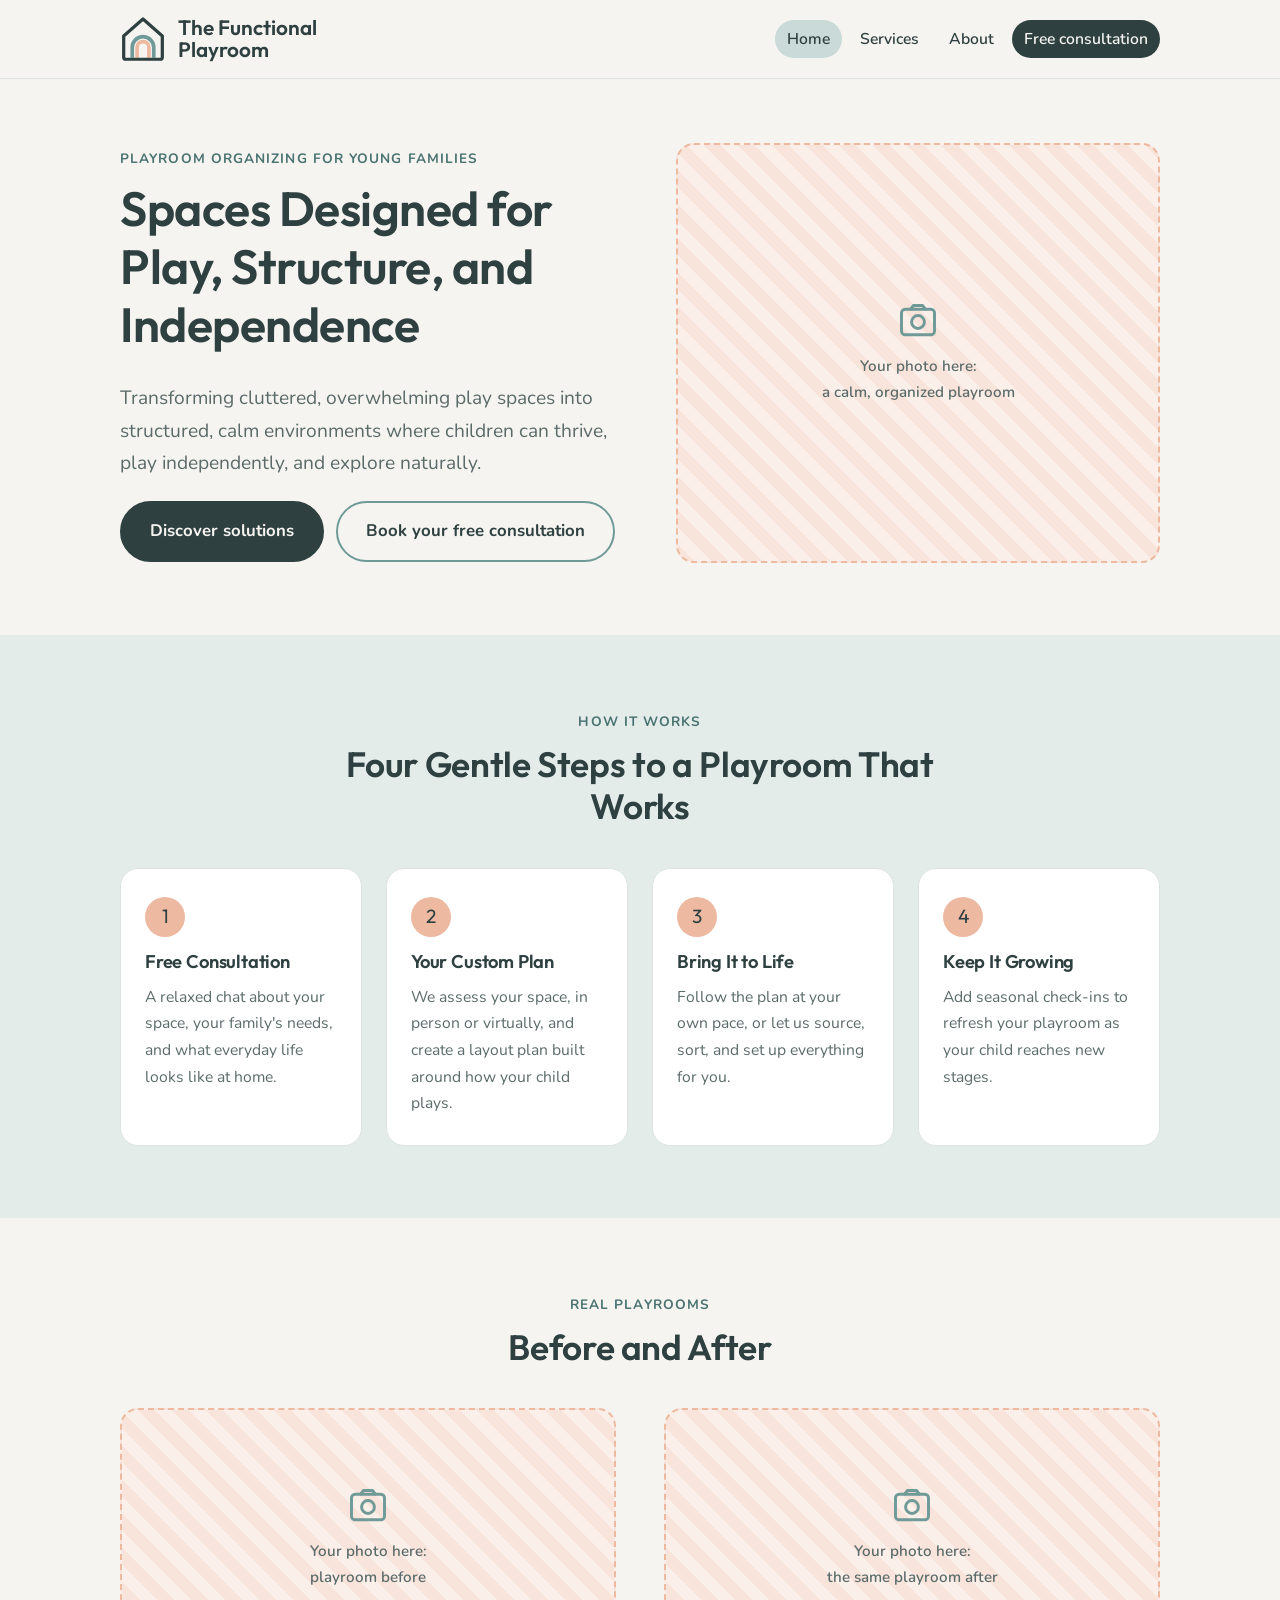
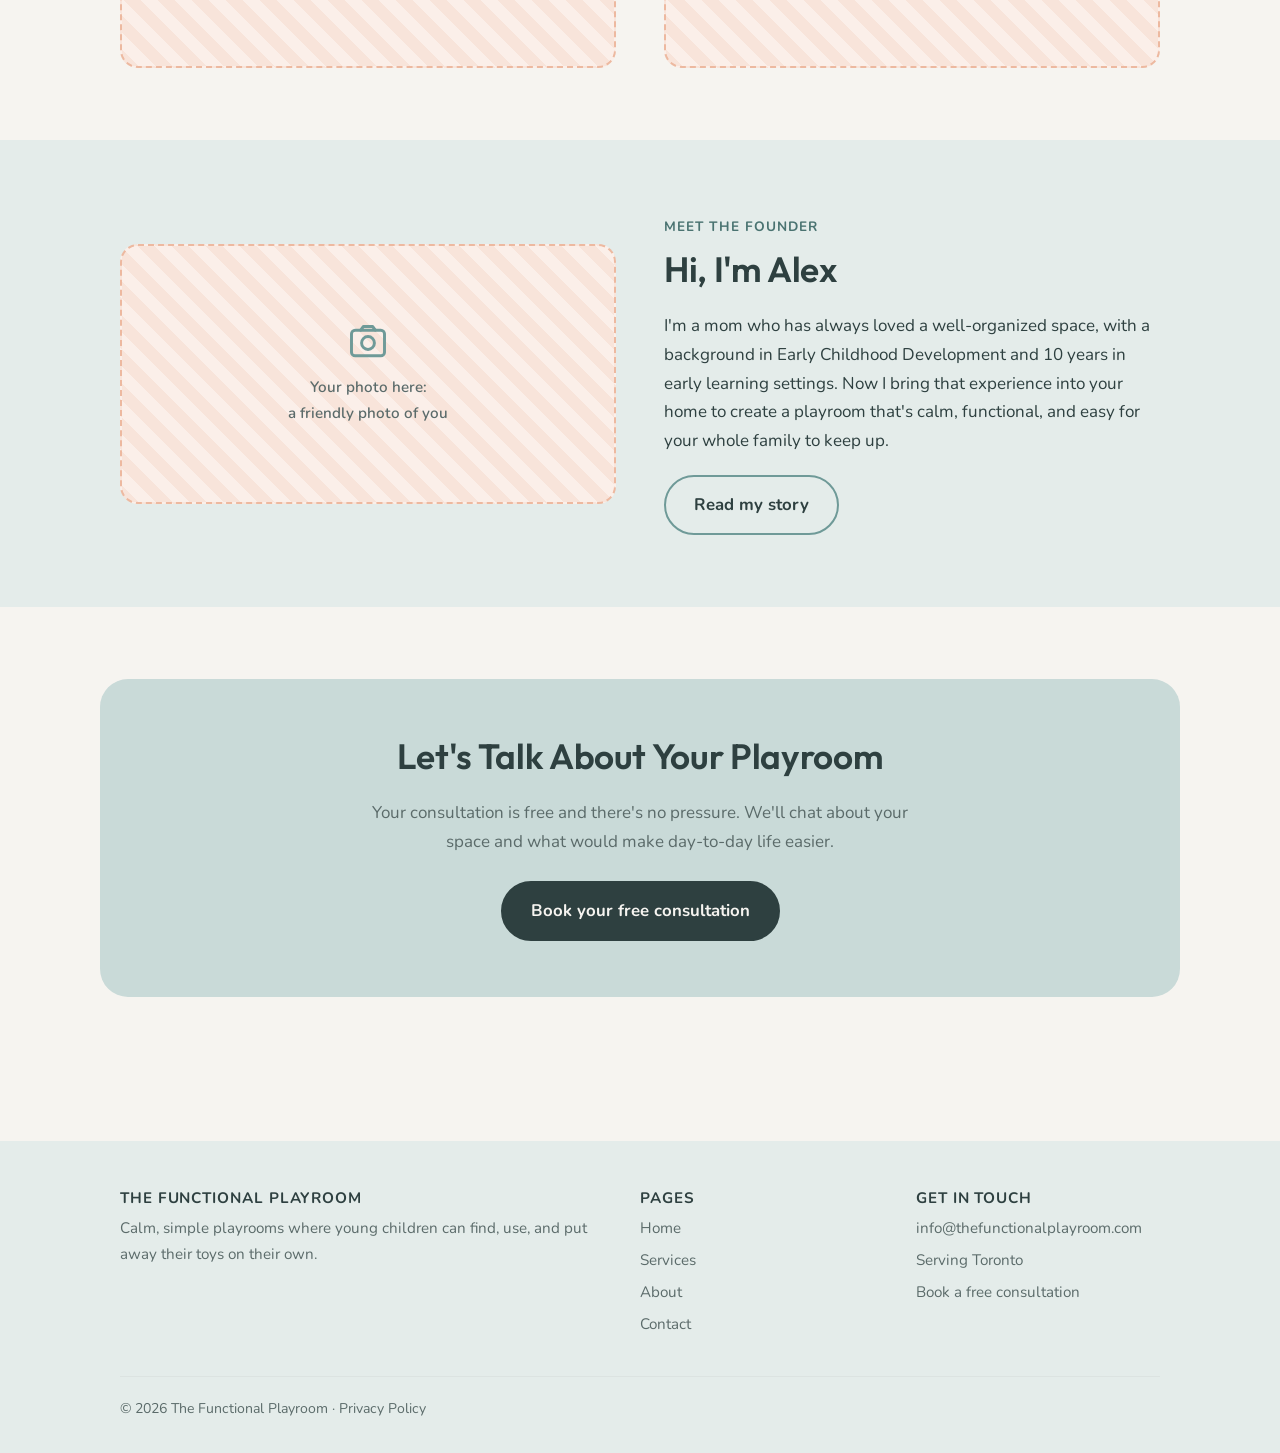
<file: index.html>
<!DOCTYPE html>
<html lang="en">
<head>
  <meta charset="UTF-8">
  <meta name="viewport" content="width=device-width, initial-scale=1">
  <title>The Functional Playroom | Playroom organizing for young children</title>
  <meta name="description" content="Playroom organizing for families with young children in Toronto. Calm, simple spaces where little ones can find, use, and put away their toys on their own. Book a free consultation.">
  <link rel="preconnect" href="https://fonts.googleapis.com">
  <link rel="preconnect" href="https://fonts.gstatic.com" crossorigin>
  <link href="https://fonts.googleapis.com/css2?family=Outfit:wght@500;600&family=Nunito:wght@400;600;700&display=swap" rel="stylesheet">
  <link rel="stylesheet" href="css/styles.css">
  <link rel="icon" href="data:image/svg+xml,%3Csvg xmlns='http://www.w3.org/2000/svg' viewBox='280 270 520 520'%3E%3Crect x='280' y='270' width='520' height='520' rx='110' fill='%23F6F4F0'/%3E%3Cpath d='M423 745V632a117 117 0 0 1 234 0v113' fill='none' stroke='%236F9A98' stroke-width='44'/%3E%3Cpath d='M476 745V632a64 64 0 0 1 128 0v113' fill='none' stroke='%23EDB9A0' stroke-width='44'/%3E%3Cpath d='M540 322 330 507v231q0 22 22 22h376q22 0 22-22V507Z' fill='none' stroke='%232E4040' stroke-width='40' stroke-linejoin='round'/%3E%3C/svg%3E">
  <link rel="apple-touch-icon" href="images/brand/logo-mark.png">
</head>
<body>
  <a class="skip-link" href="#main">Skip to content</a>

  <!-- ===== HEADER (same on every page) ===== -->
  <header class="site-header">
    <div class="container header-inner">
      <a class="logo" href="index.html" aria-label="The Functional Playroom, home">
        <span class="logo-mark"><svg viewBox="300 290 480 500" aria-hidden="true"><path d="M423 745V632a117 117 0 0 1 234 0v113" fill="none" stroke="#6F9A98" stroke-width="40"/><path d="M476 745V632a64 64 0 0 1 128 0v113" fill="none" stroke="#EDB9A0" stroke-width="40"/><path d="M540 322 330 507v231q0 22 22 22h376q22 0 22-22V507Z" fill="none" stroke="#2E4040" stroke-width="35" stroke-linejoin="round"/></svg></span>
        <span>The Functional<br>Playroom</span>
      </a>
      <nav class="site-nav" aria-label="Main">
        <ul>
          <li><a href="index.html" aria-current="page">Home</a></li>
          <li><a href="services.html">Services</a></li>
          <li><a href="about.html">About</a></li>
          <li><a class="nav-cta" href="contact.html">Free consultation</a></li>
        </ul>
      </nav>
    </div>
  </header>

  <main id="main">

    <!-- ===== HERO ===== -->
    <section class="hero">
      <div class="container hero-grid">
        <div>
          <span class="eyebrow">Playroom organizing for young families</span>
          <h1>Spaces Designed for Play, Structure, and Independence</h1>
          <p class="lead">Transforming cluttered, overwhelming play spaces into structured, calm environments where children can thrive, play independently, and explore naturally.</p>
          <div class="btn-row">
            <a class="btn" href="services.html">Discover solutions</a>
            <a class="btn btn-outline" href="contact.html">Book your free consultation</a>
          </div>
        </div>
        <!-- PHOTO: replace this box with your best "after" playroom photo -->
        <div class="photo-placeholder tall" role="img" aria-label="Photo coming soon">
          Your photo here:<br>a calm, organized playroom
        </div>
      </div>
    </section>

    <!-- ===== HOW IT WORKS ===== -->
    <section class="section section-soft">
      <div class="container">
        <div class="section-intro">
          <span class="eyebrow">How it works</span>
          <h2>Four Gentle Steps to a Playroom That Works</h2>
        </div>
        <ol class="steps">
          <li>
            <h3>Free Consultation</h3>
            <p>A relaxed chat about your space, your family's needs, and what everyday life looks like at home.</p>
          </li>
          <li>
            <h3>Your Custom Plan</h3>
            <p>We assess your space, in person or virtually, and create a layout plan built around how your child plays.</p>
          </li>
          <li>
            <h3>Bring It to Life</h3>
            <p>Follow the plan at your own pace, or let us source, sort, and set up everything for you.</p>
          </li>
          <li>
            <h3>Keep It Growing</h3>
            <p>Add seasonal check-ins to refresh your playroom as your child reaches new stages.</p>
          </li>
        </ol>
      </div>
    </section>

    <!-- ===== BEFORE / AFTER PHOTOS ===== -->
    <section class="section">
      <div class="container">
        <div class="section-intro">
          <span class="eyebrow">Real playrooms</span>
          <h2>Before and After</h2>
        </div>
        <div class="grid-2">
          <!-- PHOTO: a "before" photo -->
          <div class="photo-placeholder" role="img" aria-label="Photo coming soon">
            Your photo here:<br>playroom before
          </div>
          <!-- PHOTO: the matching "after" photo -->
          <div class="photo-placeholder" role="img" aria-label="Photo coming soon">
            Your photo here:<br>the same playroom after
          </div>
        </div>
      </div>
    </section>

    <!-- ===== ABOUT TEASER ===== -->
    <section class="section section-soft">
      <div class="container grid-2">
        <!-- PHOTO: a friendly photo of you -->
        <div class="photo-placeholder" role="img" aria-label="Photo coming soon">
          Your photo here:<br>a friendly photo of you
        </div>
        <div>
          <span class="eyebrow">Meet the founder</span>
          <h2>Hi, I'm Alex</h2>
          <p>I'm a mom who has always loved a well-organized space, with a background in Early Childhood Development and 10 years in early learning settings. Now I bring that experience into your home to create a playroom that's calm, functional, and easy for your whole family to keep up.</p>
          <a class="btn btn-outline" href="about.html">Read my story</a>
        </div>
      </div>
    </section>

    <!-- ===== CALL TO ACTION ===== -->
    <section class="container section">
      <div class="cta-band">
        <h2>Let's Talk About Your Playroom</h2>
        <p>Your consultation is free and there's no pressure. We'll chat about your space and what would make day-to-day life easier.</p>
        <a class="btn" href="contact.html">Book your free consultation</a>
      </div>
    </section>

  </main>

  <!-- ===== FOOTER (same on every page) ===== -->
  <footer class="site-footer">
    <div class="container">
      <div class="footer-grid">
        <div>
          <h3>The Functional Playroom</h3>
          <p>Calm, simple playrooms where young children can find, use, and put away their toys on their own.</p>
        </div>
        <div>
          <h3>Pages</h3>
          <ul>
            <li><a href="index.html">Home</a></li>
            <li><a href="services.html">Services</a></li>
            <li><a href="about.html">About</a></li>
            <li><a href="contact.html">Contact</a></li>
          </ul>
        </div>
        <div>
          <h3>Get in Touch</h3>
          <ul>
            <li><a href="mailto:info@thefunctionalplayroom.com">info@thefunctionalplayroom.com</a></li>
            <li>Serving Toronto</li>
            <li><a href="contact.html">Book a free consultation</a></li>
          </ul>
        </div>
      </div>
      <div class="footer-bottom">
        &copy; 2026 The Functional Playroom &middot; <a href="privacy.html">Privacy Policy</a>
      </div>
    </div>
  </footer>
</body>
</html>
</file>
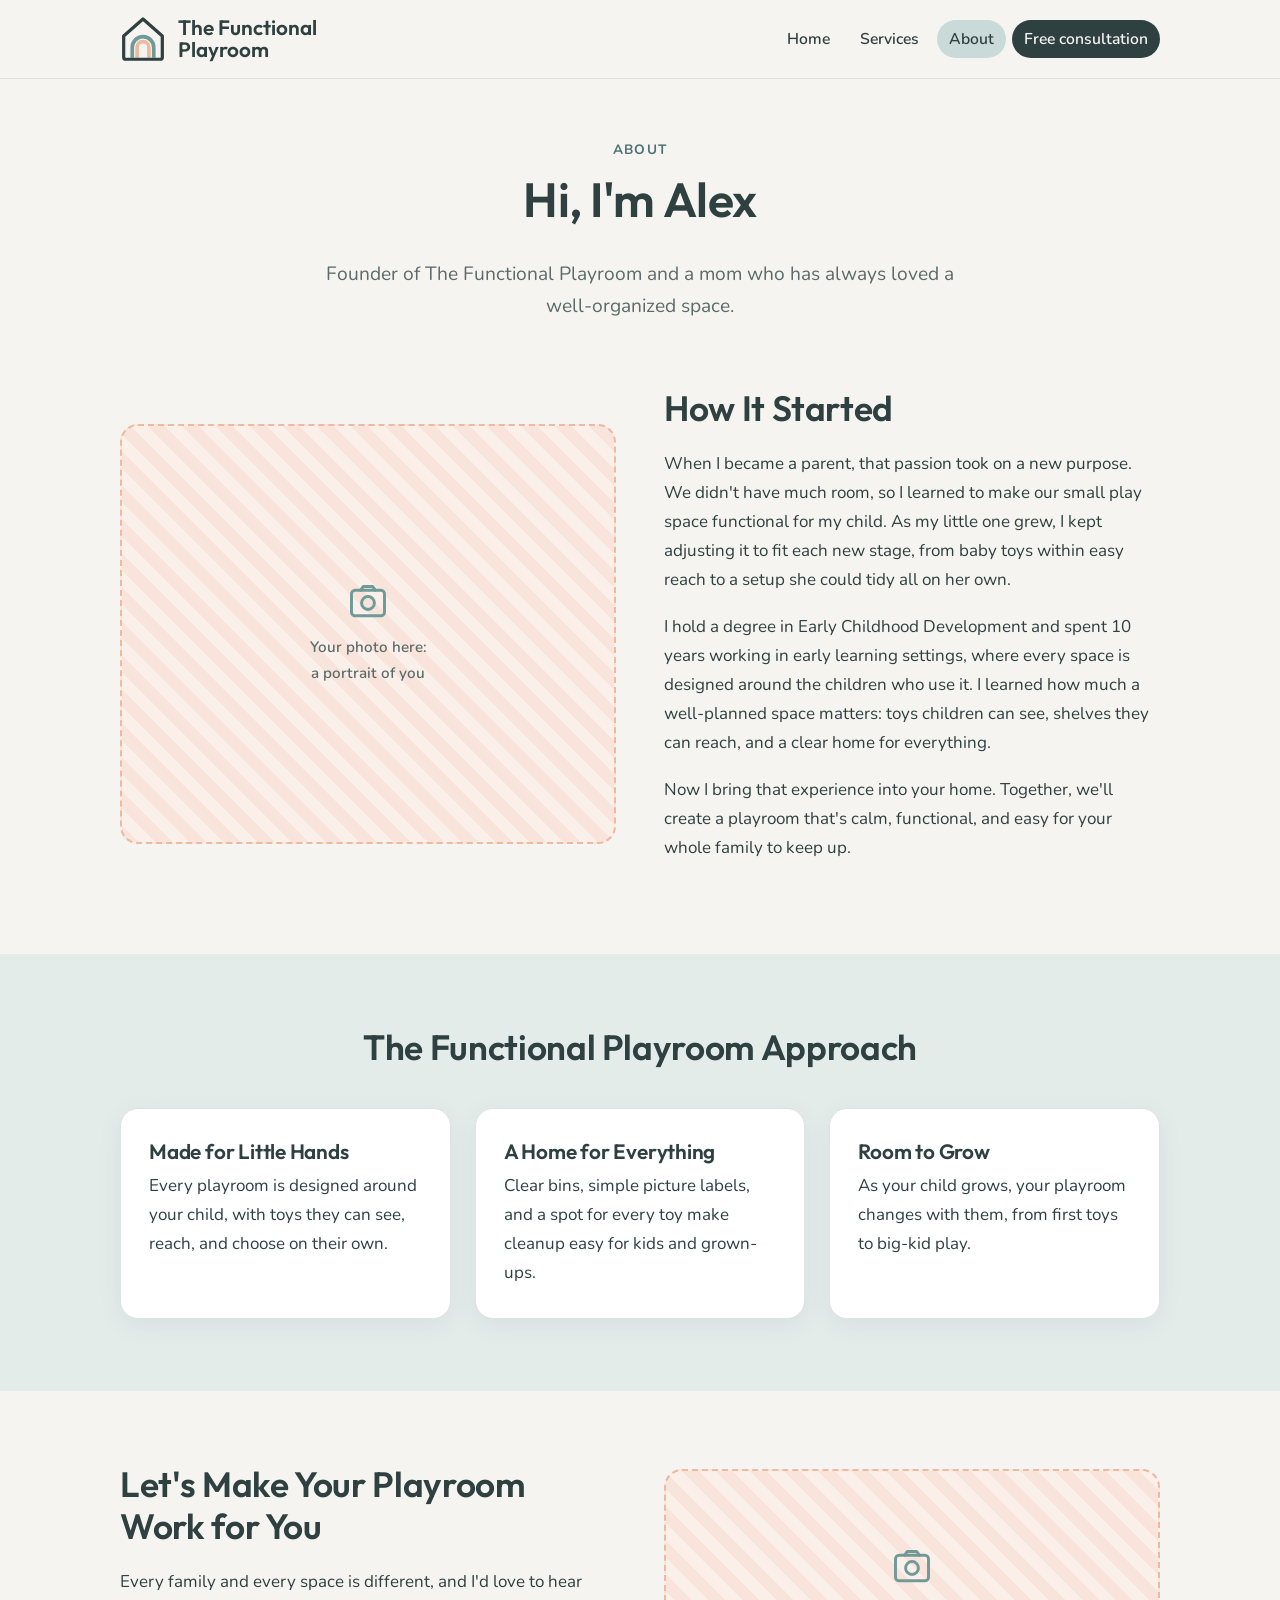
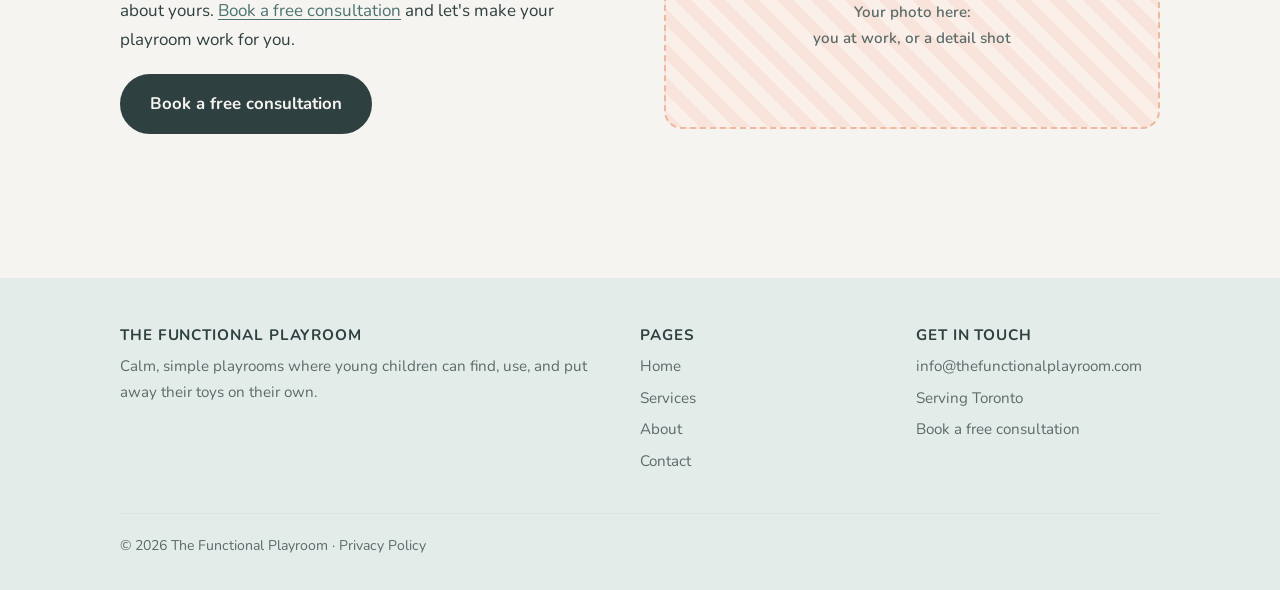
<file: about.html>
<!DOCTYPE html>
<html lang="en">
<head>
  <meta charset="UTF-8">
  <meta name="viewport" content="width=device-width, initial-scale=1">
  <title>About | The Functional Playroom</title>
  <meta name="description" content="Meet the mom behind The Functional Playroom, with a background in Early Childhood Development.">
  <link rel="preconnect" href="https://fonts.googleapis.com">
  <link rel="preconnect" href="https://fonts.gstatic.com" crossorigin>
  <link href="https://fonts.googleapis.com/css2?family=Outfit:wght@500;600&family=Nunito:wght@400;600;700&display=swap" rel="stylesheet">
  <link rel="stylesheet" href="css/styles.css">
  <link rel="icon" href="data:image/svg+xml,%3Csvg xmlns='http://www.w3.org/2000/svg' viewBox='280 270 520 520'%3E%3Crect x='280' y='270' width='520' height='520' rx='110' fill='%23F6F4F0'/%3E%3Cpath d='M423 745V632a117 117 0 0 1 234 0v113' fill='none' stroke='%236F9A98' stroke-width='44'/%3E%3Cpath d='M476 745V632a64 64 0 0 1 128 0v113' fill='none' stroke='%23EDB9A0' stroke-width='44'/%3E%3Cpath d='M540 322 330 507v231q0 22 22 22h376q22 0 22-22V507Z' fill='none' stroke='%232E4040' stroke-width='40' stroke-linejoin='round'/%3E%3C/svg%3E">
  <link rel="apple-touch-icon" href="images/brand/logo-mark.png">
</head>
<body>
  <a class="skip-link" href="#main">Skip to content</a>

  <!-- ===== HEADER (same on every page) ===== -->
  <header class="site-header">
    <div class="container header-inner">
      <a class="logo" href="index.html" aria-label="The Functional Playroom, home">
        <span class="logo-mark"><svg viewBox="300 290 480 500" aria-hidden="true"><path d="M423 745V632a117 117 0 0 1 234 0v113" fill="none" stroke="#6F9A98" stroke-width="40"/><path d="M476 745V632a64 64 0 0 1 128 0v113" fill="none" stroke="#EDB9A0" stroke-width="40"/><path d="M540 322 330 507v231q0 22 22 22h376q22 0 22-22V507Z" fill="none" stroke="#2E4040" stroke-width="35" stroke-linejoin="round"/></svg></span>
        <span>The Functional<br>Playroom</span>
      </a>
      <nav class="site-nav" aria-label="Main">
        <ul>
          <li><a href="index.html">Home</a></li>
          <li><a href="services.html">Services</a></li>
          <li><a href="about.html" aria-current="page">About</a></li>
          <li><a class="nav-cta" href="contact.html">Free consultation</a></li>
        </ul>
      </nav>
    </div>
  </header>

  <main id="main">

    <section class="page-hero">
      <div class="container">
        <span class="eyebrow">About</span>
        <h1>Hi, I'm Alex</h1>
        <p class="lead">Founder of The Functional Playroom and a mom who has always loved a well-organized space.</p>
      </div>
    </section>

    <section class="section" style="padding-top: 24px;">
      <div class="container grid-2">
        <!-- PHOTO: a warm portrait of you -->
        <div class="photo-placeholder tall" role="img" aria-label="Photo coming soon">
          Your photo here:<br>a portrait of you
        </div>
        <div>
          <h2>How It Started</h2>
          <p>When I became a parent, that passion took on a new purpose. We didn't have much room, so I learned to make our small play space functional for my child. As my little one grew, I kept adjusting it to fit each new stage, from baby toys within easy reach to a setup she could tidy all on her own.</p>
          <p>I hold a degree in Early Childhood Development and spent 10 years working in early learning settings, where every space is designed around the children who use it. I learned how much a well-planned space matters: toys children can see, shelves they can reach, and a clear home for everything.</p>
          <p>Now I bring that experience into your home. Together, we'll create a playroom that's calm, functional, and easy for your whole family to keep up.</p>
        </div>
      </div>
    </section>

    <section class="section section-soft">
      <div class="container">
        <div class="section-intro">
          <h2>The Functional Playroom Approach</h2>
        </div>
        <div class="grid-3">
          <div class="card">
            <h3>Made for Little Hands</h3>
            <p>Every playroom is designed around your child, with toys they can see, reach, and choose on their own.</p>
          </div>
          <div class="card">
            <h3>A Home for Everything</h3>
            <p>Clear bins, simple picture labels, and a spot for every toy make cleanup easy for kids and grown-ups.</p>
          </div>
          <div class="card">
            <h3>Room to Grow</h3>
            <p>As your child grows, your playroom changes with them, from first toys to big-kid play.</p>
          </div>
        </div>
      </div>
    </section>

    <section class="section">
      <div class="container grid-2">
        <div>
          <h2>Let's Make Your Playroom Work for You</h2>
          <p>Every family and every space is different, and I'd love to hear about yours. <a href="contact.html">Book a free consultation</a> and let's make your playroom work for you.</p>
          <a class="btn" href="contact.html">Book a free consultation</a>
        </div>
        <!-- PHOTO: you at work, or a detail shot of labels/shelves -->
        <div class="photo-placeholder" role="img" aria-label="Photo coming soon">
          Your photo here:<br>you at work, or a detail shot
        </div>
      </div>
    </section>

  </main>

  <!-- ===== FOOTER (same on every page) ===== -->
  <footer class="site-footer">
    <div class="container">
      <div class="footer-grid">
        <div>
          <h3>The Functional Playroom</h3>
          <p>Calm, simple playrooms where young children can find, use, and put away their toys on their own.</p>
        </div>
        <div>
          <h3>Pages</h3>
          <ul>
            <li><a href="index.html">Home</a></li>
            <li><a href="services.html">Services</a></li>
            <li><a href="about.html">About</a></li>
            <li><a href="contact.html">Contact</a></li>
          </ul>
        </div>
        <div>
          <h3>Get in Touch</h3>
          <ul>
            <li><a href="mailto:info@thefunctionalplayroom.com">info@thefunctionalplayroom.com</a></li>
            <li>Serving Toronto</li>
            <li><a href="contact.html">Book a free consultation</a></li>
          </ul>
        </div>
      </div>
      <div class="footer-bottom">
        &copy; 2026 The Functional Playroom &middot; <a href="privacy.html">Privacy Policy</a>
      </div>
    </div>
  </footer>
</body>
</html>
</file>
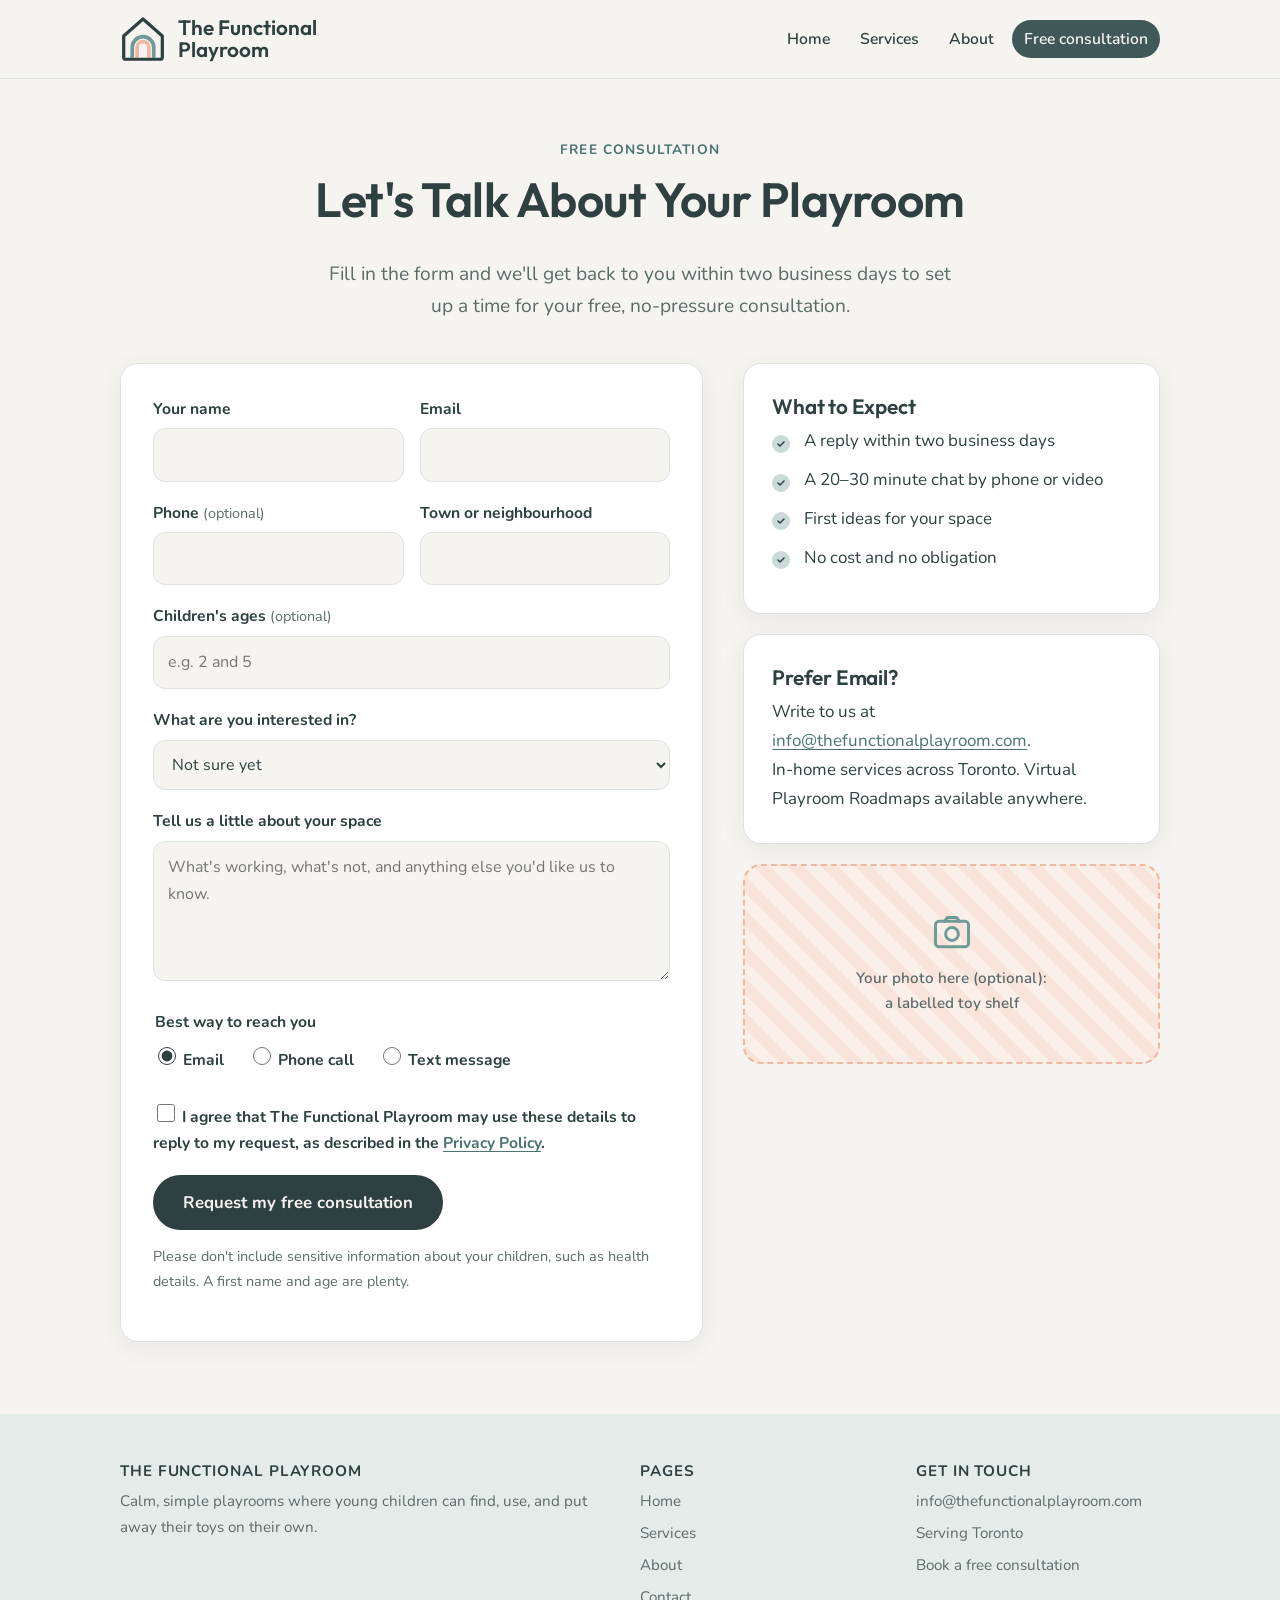
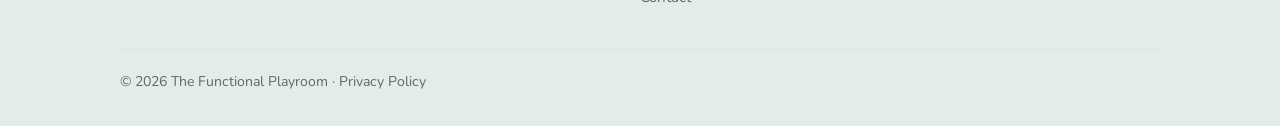
<file: contact.html>
<!DOCTYPE html>
<html lang="en">
<head>
  <meta charset="UTF-8">
  <meta name="viewport" content="width=device-width, initial-scale=1">
  <title>Book a Free Consultation | The Functional Playroom</title>
  <meta name="description" content="Book a free, no-pressure playroom consultation.">
  <link rel="preconnect" href="https://fonts.googleapis.com">
  <link rel="preconnect" href="https://fonts.gstatic.com" crossorigin>
  <link href="https://fonts.googleapis.com/css2?family=Outfit:wght@500;600&family=Nunito:wght@400;600;700&display=swap" rel="stylesheet">
  <link rel="stylesheet" href="css/styles.css">
  <link rel="icon" href="data:image/svg+xml,%3Csvg xmlns='http://www.w3.org/2000/svg' viewBox='280 270 520 520'%3E%3Crect x='280' y='270' width='520' height='520' rx='110' fill='%23F6F4F0'/%3E%3Cpath d='M423 745V632a117 117 0 0 1 234 0v113' fill='none' stroke='%236F9A98' stroke-width='44'/%3E%3Cpath d='M476 745V632a64 64 0 0 1 128 0v113' fill='none' stroke='%23EDB9A0' stroke-width='44'/%3E%3Cpath d='M540 322 330 507v231q0 22 22 22h376q22 0 22-22V507Z' fill='none' stroke='%232E4040' stroke-width='40' stroke-linejoin='round'/%3E%3C/svg%3E">
  <link rel="apple-touch-icon" href="images/brand/logo-mark.png">
</head>
<body>
  <a class="skip-link" href="#main">Skip to content</a>

  <!-- ===== HEADER (same on every page) ===== -->
  <header class="site-header">
    <div class="container header-inner">
      <a class="logo" href="index.html" aria-label="The Functional Playroom, home">
        <span class="logo-mark"><svg viewBox="300 290 480 500" aria-hidden="true"><path d="M423 745V632a117 117 0 0 1 234 0v113" fill="none" stroke="#6F9A98" stroke-width="40"/><path d="M476 745V632a64 64 0 0 1 128 0v113" fill="none" stroke="#EDB9A0" stroke-width="40"/><path d="M540 322 330 507v231q0 22 22 22h376q22 0 22-22V507Z" fill="none" stroke="#2E4040" stroke-width="35" stroke-linejoin="round"/></svg></span>
        <span>The Functional<br>Playroom</span>
      </a>
      <nav class="site-nav" aria-label="Main">
        <ul>
          <li><a href="index.html">Home</a></li>
          <li><a href="services.html">Services</a></li>
          <li><a href="about.html">About</a></li>
          <li><a class="nav-cta" href="contact.html" aria-current="page">Free consultation</a></li>
        </ul>
      </nav>
    </div>
  </header>

  <main id="main">

    <section class="page-hero">
      <div class="container">
        <span class="eyebrow">Free consultation</span>
        <h1>Let's Talk About Your Playroom</h1>
        <p class="lead">Fill in the form and we'll get back to you within two business days to set up a time for your free, no-pressure consultation.</p>
      </div>
    </section>

    <section>
      <div class="container contact-grid">

        <div class="form-card">
          <!--
            CONTACT FORM
            This form sends requests through Formspree (free) to your email.
            Manage the form and see past submissions at formspree.io.
          -->
          <form action="https://formspree.io/f/mljjbvll" method="POST">
            <input type="hidden" name="_subject" value="New consultation request from your website">

            <div class="form-row">
              <div class="field">
                <label for="name">Your name</label>
                <input type="text" id="name" name="name" autocomplete="name" required>
              </div>
              <div class="field">
                <label for="email">Email</label>
                <input type="email" id="email" name="email" autocomplete="email" required>
              </div>
            </div>

            <div class="form-row">
              <div class="field">
                <label for="phone">Phone <span class="optional">(optional)</span></label>
                <input type="tel" id="phone" name="phone" autocomplete="tel">
              </div>
              <div class="field">
                <label for="location">Town or neighbourhood</label>
                <input type="text" id="location" name="location" required>
              </div>
            </div>

            <div class="field">
              <label for="children">Children's ages <span class="optional">(optional)</span></label>
              <input type="text" id="children" name="children_ages" placeholder="e.g. 2 and 5">
            </div>

            <div class="field">
              <label for="service">What are you interested in?</label>
              <select id="service" name="service">
                <option value="Not sure yet">Not sure yet</option>
                <option value="The Playroom Roadmap">The Playroom Roadmap</option>
                <option value="The Signature Space Transformation">The Signature Space Transformation</option>
                <option value="The Playroom Growth and Maintenance Plan">The Playroom Growth and Maintenance Plan</option>
              </select>
            </div>

            <div class="field">
              <label for="message">Tell us a little about your space</label>
              <textarea id="message" name="message" placeholder="What's working, what's not, and anything else you'd like us to know."></textarea>
            </div>

            <fieldset class="field">
              <legend>Best way to reach you</legend>
              <div class="inline-choices">
                <label class="choice"><input type="radio" name="contact_preference" value="Email" checked> Email</label>
                <label class="choice"><input type="radio" name="contact_preference" value="Phone call"> Phone call</label>
                <label class="choice"><input type="radio" name="contact_preference" value="Text message"> Text message</label>
              </div>
            </fieldset>

            <div class="field">
              <label class="choice">
                <input type="checkbox" name="privacy_consent" value="Yes" required>
                <span>I agree that The Functional Playroom may use these details to reply to my request, as described in the <a href="privacy.html">Privacy Policy</a>.</span>
              </label>
            </div>

            <!-- Spam trap: real visitors never see or fill this in -->
            <div class="hidden-field" aria-hidden="true">
              <label for="_gotcha">Leave this empty</label>
              <input type="text" id="_gotcha" name="_gotcha" tabindex="-1" autocomplete="off">
            </div>

            <button class="btn" type="submit">Request my free consultation</button>
            <p class="form-note">Please don't include sensitive information about your children, such as health details. A first name and age are plenty.</p>
          </form>
        </div>

        <aside class="contact-aside">
          <div class="card">
            <h3>What to Expect</h3>
            <ul class="check-list mb-0">
              <li>A reply within two business days</li>
              <li>A 20–30 minute chat by phone or video</li>
              <li>First ideas for your space</li>
              <li>No cost and no obligation</li>
            </ul>
          </div>
          <div class="card">
            <h3>Prefer Email?</h3>
            <p class="mb-0">Write to us at <a href="mailto:info@thefunctionalplayroom.com">info@thefunctionalplayroom.com</a>.<br>In-home services across Toronto. Virtual Playroom Roadmaps available anywhere.</p>
          </div>
          <!-- PHOTO: optional small photo, e.g. a labelled toy shelf -->
          <div class="photo-placeholder short" role="img" aria-label="Photo coming soon">
            Your photo here (optional):<br>a labelled toy shelf
          </div>
        </aside>

      </div>
    </section>

  </main>

  <!-- ===== FOOTER (same on every page) ===== -->
  <footer class="site-footer">
    <div class="container">
      <div class="footer-grid">
        <div>
          <h3>The Functional Playroom</h3>
          <p>Calm, simple playrooms where young children can find, use, and put away their toys on their own.</p>
        </div>
        <div>
          <h3>Pages</h3>
          <ul>
            <li><a href="index.html">Home</a></li>
            <li><a href="services.html">Services</a></li>
            <li><a href="about.html">About</a></li>
            <li><a href="contact.html">Contact</a></li>
          </ul>
        </div>
        <div>
          <h3>Get in Touch</h3>
          <ul>
            <li><a href="mailto:info@thefunctionalplayroom.com">info@thefunctionalplayroom.com</a></li>
            <li>Serving Toronto</li>
            <li><a href="contact.html">Book a free consultation</a></li>
          </ul>
        </div>
      </div>
      <div class="footer-bottom">
        &copy; 2026 The Functional Playroom &middot; <a href="privacy.html">Privacy Policy</a>
      </div>
    </div>
  </footer>
</body>
</html>
</file>
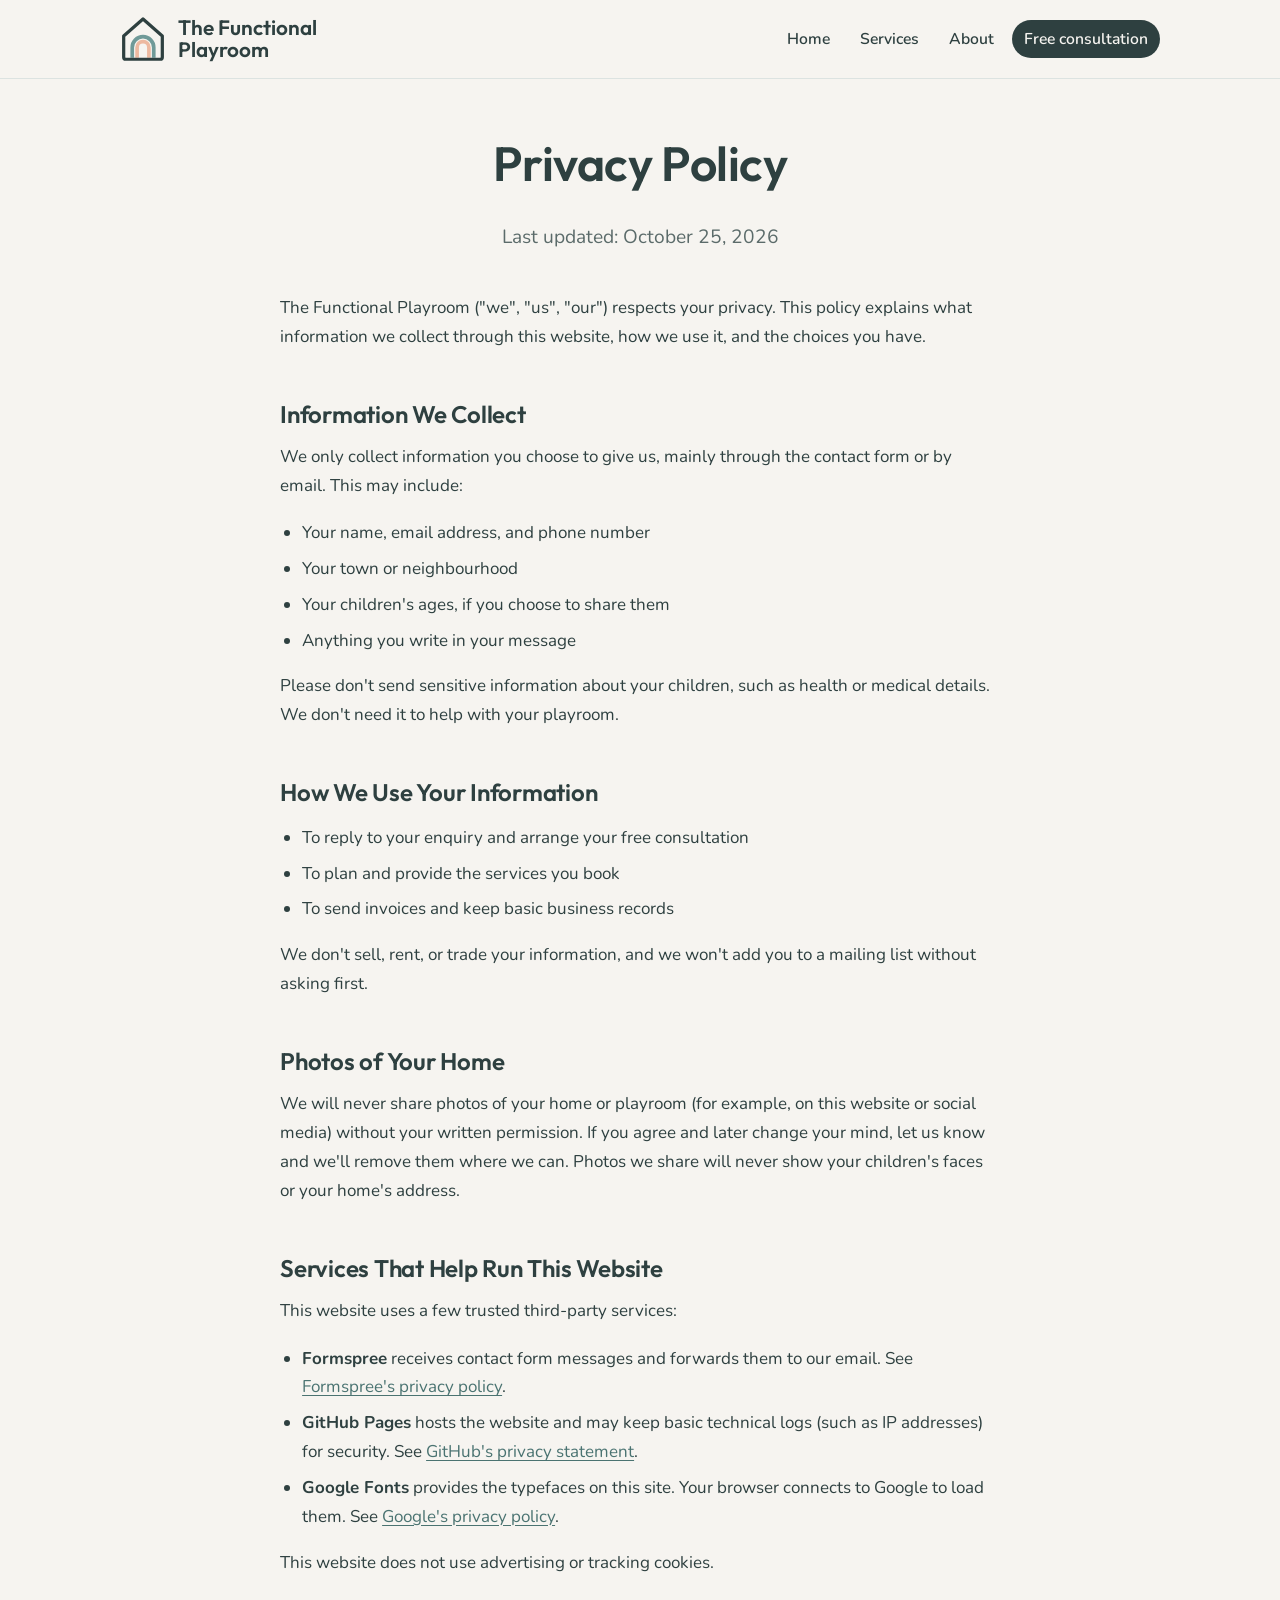
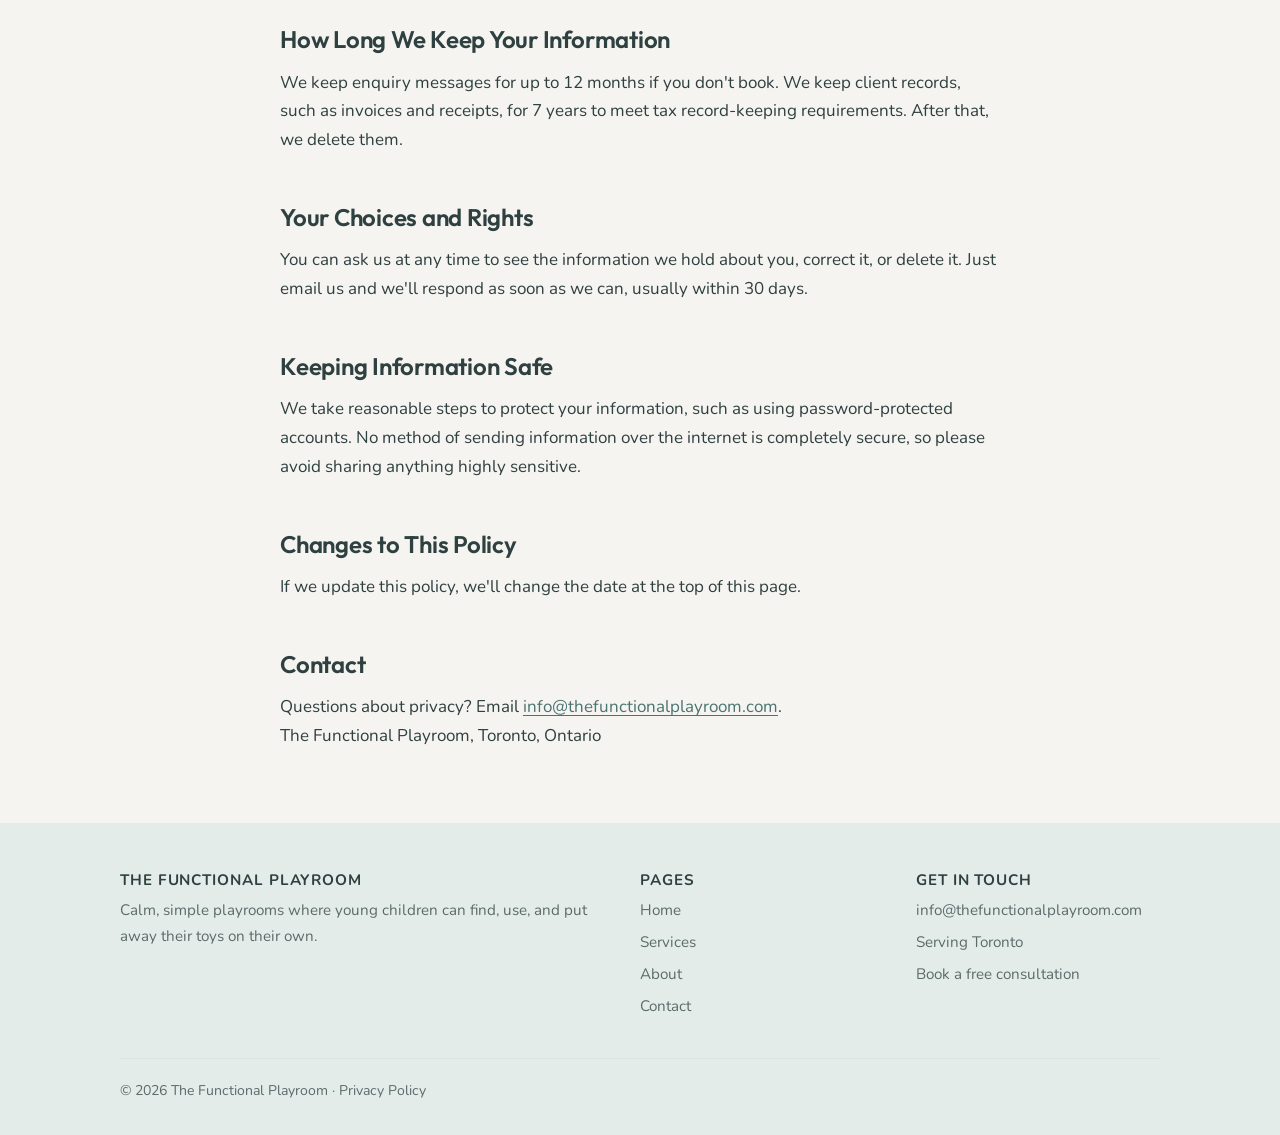
<file: privacy.html>
<!DOCTYPE html>
<html lang="en">
<head>
  <meta charset="UTF-8">
  <meta name="viewport" content="width=device-width, initial-scale=1">
  <title>Privacy Policy | The Functional Playroom</title>
  <meta name="description" content="How The Functional Playroom collects and uses your information.">
  <link rel="preconnect" href="https://fonts.googleapis.com">
  <link rel="preconnect" href="https://fonts.gstatic.com" crossorigin>
  <link href="https://fonts.googleapis.com/css2?family=Outfit:wght@500;600&family=Nunito:wght@400;600;700&display=swap" rel="stylesheet">
  <link rel="stylesheet" href="css/styles.css">
  <link rel="icon" href="data:image/svg+xml,%3Csvg xmlns='http://www.w3.org/2000/svg' viewBox='280 270 520 520'%3E%3Crect x='280' y='270' width='520' height='520' rx='110' fill='%23F6F4F0'/%3E%3Cpath d='M423 745V632a117 117 0 0 1 234 0v113' fill='none' stroke='%236F9A98' stroke-width='44'/%3E%3Cpath d='M476 745V632a64 64 0 0 1 128 0v113' fill='none' stroke='%23EDB9A0' stroke-width='44'/%3E%3Cpath d='M540 322 330 507v231q0 22 22 22h376q22 0 22-22V507Z' fill='none' stroke='%232E4040' stroke-width='40' stroke-linejoin='round'/%3E%3C/svg%3E">
  <link rel="apple-touch-icon" href="images/brand/logo-mark.png">
</head>
<body>
  <a class="skip-link" href="#main">Skip to content</a>

  <!-- ===== HEADER (same on every page) ===== -->
  <header class="site-header">
    <div class="container header-inner">
      <a class="logo" href="index.html" aria-label="The Functional Playroom, home">
        <span class="logo-mark"><svg viewBox="300 290 480 500" aria-hidden="true"><path d="M423 745V632a117 117 0 0 1 234 0v113" fill="none" stroke="#6F9A98" stroke-width="40"/><path d="M476 745V632a64 64 0 0 1 128 0v113" fill="none" stroke="#EDB9A0" stroke-width="40"/><path d="M540 322 330 507v231q0 22 22 22h376q22 0 22-22V507Z" fill="none" stroke="#2E4040" stroke-width="35" stroke-linejoin="round"/></svg></span>
        <span>The Functional<br>Playroom</span>
      </a>
      <nav class="site-nav" aria-label="Main">
        <ul>
          <li><a href="index.html">Home</a></li>
          <li><a href="services.html">Services</a></li>
          <li><a href="about.html">About</a></li>
          <li><a class="nav-cta" href="contact.html">Free consultation</a></li>
        </ul>
      </nav>
    </div>
  </header>

  <main id="main">

    <section class="page-hero">
      <div class="container">
        <h1>Privacy Policy</h1>
        <p class="lead">Last updated: October 25, 2026</p>
      </div>
    </section>

    <section>
      <div class="container prose">

        <p>The Functional Playroom ("we", "us", "our") respects your privacy. This policy explains what information we collect through this website, how we use it, and the choices you have.</p>

        <h2>Information We Collect</h2>
        <p>We only collect information you choose to give us, mainly through the contact form or by email. This may include:</p>
        <ul>
          <li>Your name, email address, and phone number</li>
          <li>Your town or neighbourhood</li>
          <li>Your children's ages, if you choose to share them</li>
          <li>Anything you write in your message</li>
        </ul>
        <p>Please don't send sensitive information about your children, such as health or medical details. We don't need it to help with your playroom.</p>

        <h2>How We Use Your Information</h2>
        <ul>
          <li>To reply to your enquiry and arrange your free consultation</li>
          <li>To plan and provide the services you book</li>
          <li>To send invoices and keep basic business records</li>
        </ul>
        <p>We don't sell, rent, or trade your information, and we won't add you to a mailing list without asking first.</p>

        <h2>Photos of Your Home</h2>
        <p>We will never share photos of your home or playroom (for example, on this website or social media) without your written permission. If you agree and later change your mind, let us know and we'll remove them where we can. Photos we share will never show your children's faces or your home's address.</p>

        <h2>Services That Help Run This Website</h2>
        <p>This website uses a few trusted third-party services:</p>
        <ul>
          <li><strong>Formspree</strong> receives contact form messages and forwards them to our email. See <a href="https://formspree.io/legal/privacy-policy" target="_blank" rel="noopener">Formspree's privacy policy</a>.</li>
          <li><strong>GitHub Pages</strong> hosts the website and may keep basic technical logs (such as IP addresses) for security. See <a href="https://docs.github.com/en/site-policy/privacy-policies/github-general-privacy-statement" target="_blank" rel="noopener">GitHub's privacy statement</a>.</li>
          <li><strong>Google Fonts</strong> provides the typefaces on this site. Your browser connects to Google to load them. See <a href="https://policies.google.com/privacy" target="_blank" rel="noopener">Google's privacy policy</a>.</li>
        </ul>
        <p>This website does not use advertising or tracking cookies.</p>
        <!-- NOTE: if you add analytics later (such as Google Analytics), update the sentence above. -->

        <h2>How Long We Keep Your Information</h2>
        <p>We keep enquiry messages for up to 12 months if you don't book. We keep client records, such as invoices and receipts, for 7 years to meet tax record-keeping requirements. After that, we delete them.</p>

        <h2>Your Choices and Rights</h2>
        <p>You can ask us at any time to see the information we hold about you, correct it, or delete it. Just email us and we'll respond as soon as we can, usually within 30 days.</p>

        <h2>Keeping Information Safe</h2>
        <p>We take reasonable steps to protect your information, such as using password-protected accounts. No method of sending information over the internet is completely secure, so please avoid sharing anything highly sensitive.</p>

        <h2>Changes to This Policy</h2>
        <p>If we update this policy, we'll change the date at the top of this page.</p>

        <h2>Contact</h2>
        <p>Questions about privacy? Email <a href="mailto:info@thefunctionalplayroom.com">info@thefunctionalplayroom.com</a>.<br>The Functional Playroom, Toronto, Ontario</p>

      </div>
    </section>

  </main>

  <!-- ===== FOOTER (same on every page) ===== -->
  <footer class="site-footer">
    <div class="container">
      <div class="footer-grid">
        <div>
          <h3>The Functional Playroom</h3>
          <p>Calm, simple playrooms where young children can find, use, and put away their toys on their own.</p>
        </div>
        <div>
          <h3>Pages</h3>
          <ul>
            <li><a href="index.html">Home</a></li>
            <li><a href="services.html">Services</a></li>
            <li><a href="about.html">About</a></li>
            <li><a href="contact.html">Contact</a></li>
          </ul>
        </div>
        <div>
          <h3>Get in Touch</h3>
          <ul>
            <li><a href="mailto:info@thefunctionalplayroom.com">info@thefunctionalplayroom.com</a></li>
            <li>Serving Toronto</li>
            <li><a href="contact.html">Book a free consultation</a></li>
          </ul>
        </div>
      </div>
      <div class="footer-bottom">
        &copy; 2026 The Functional Playroom &middot; <a href="privacy.html">Privacy Policy</a>
      </div>
    </div>
  </footer>
</body>
</html>
</file>
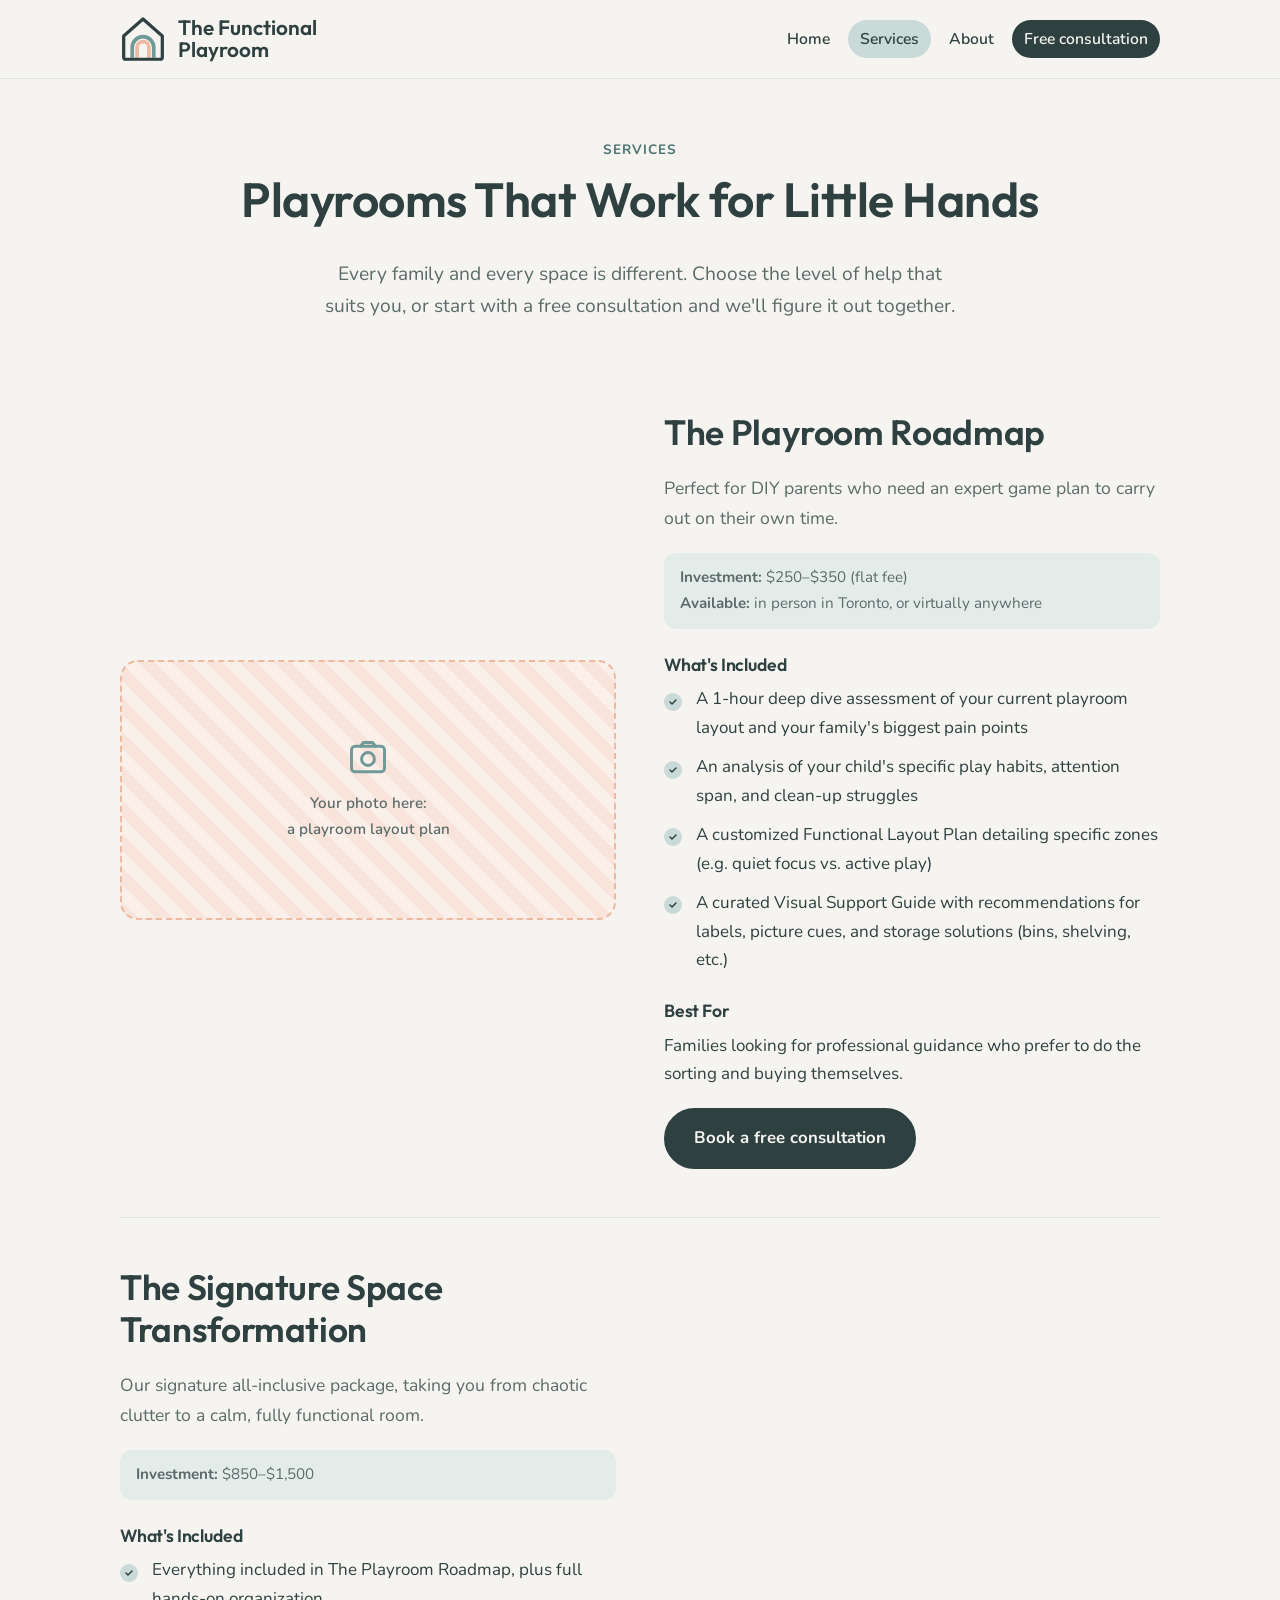
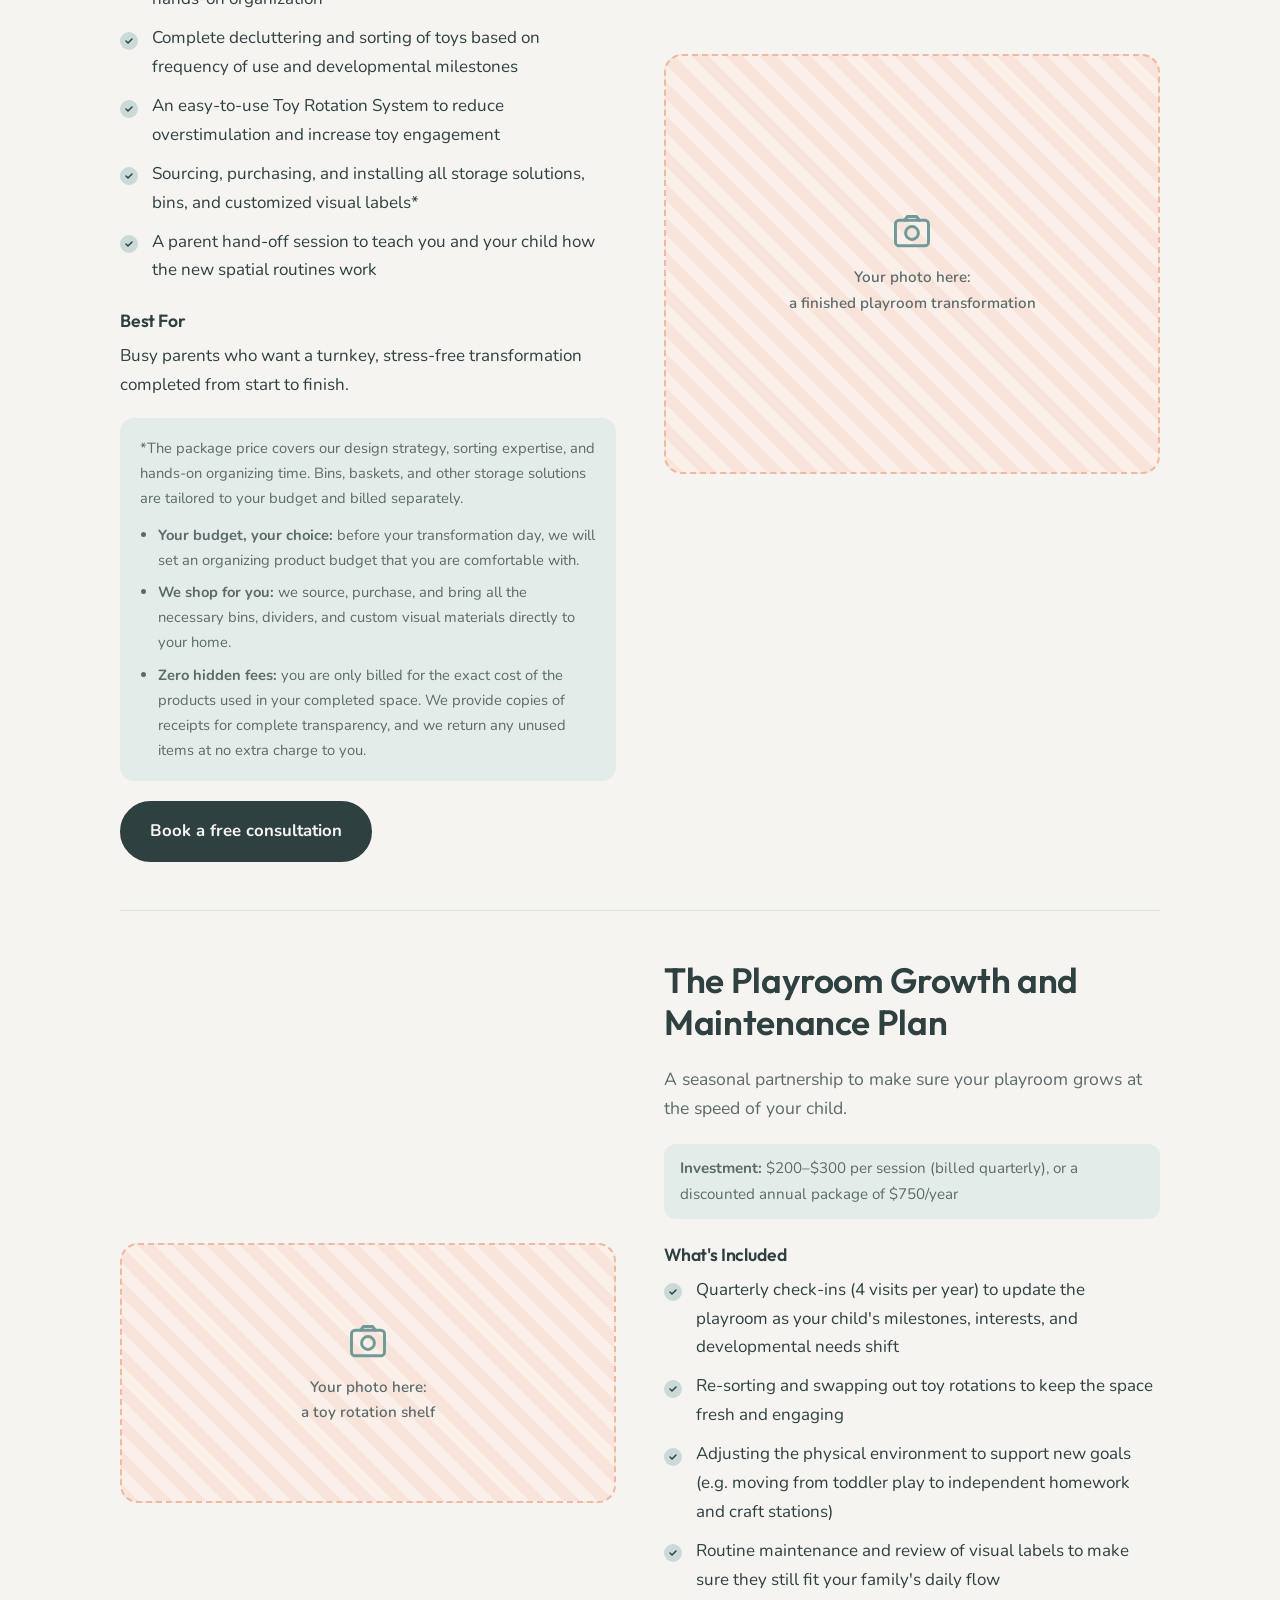
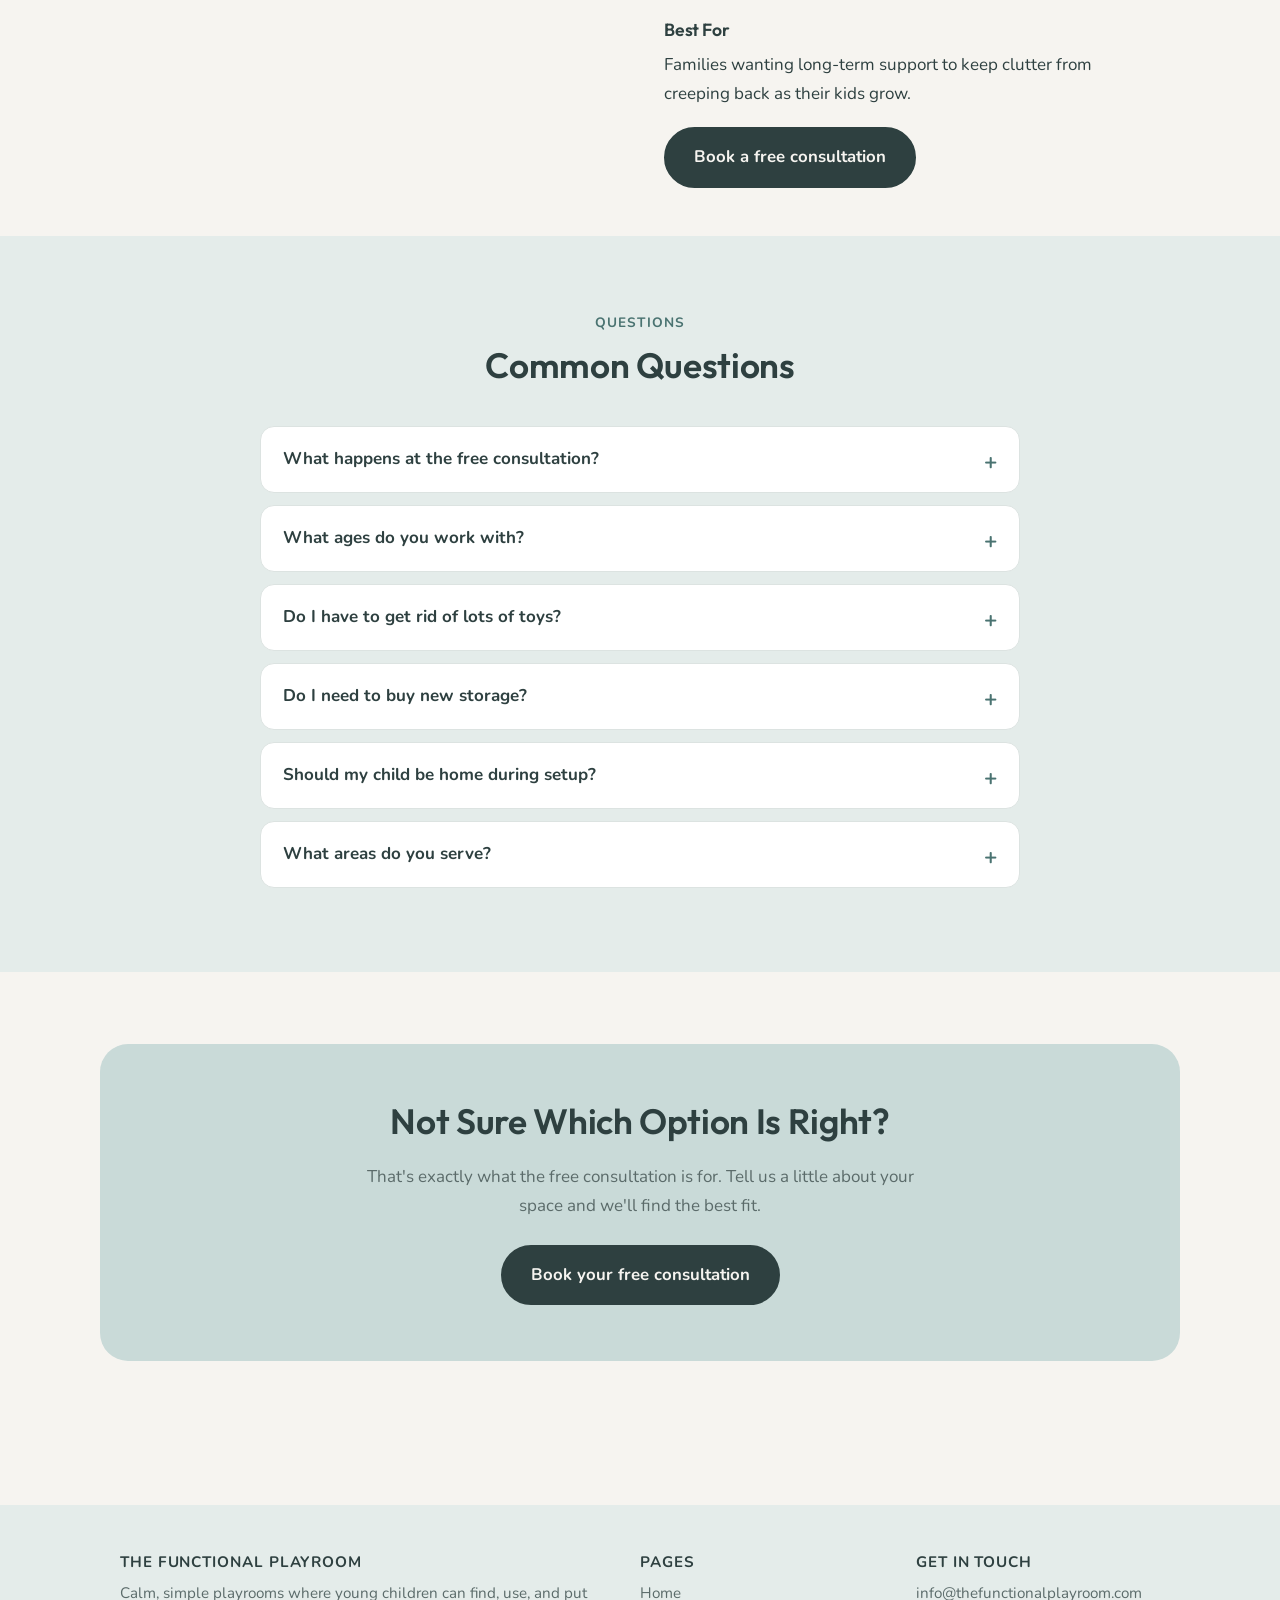
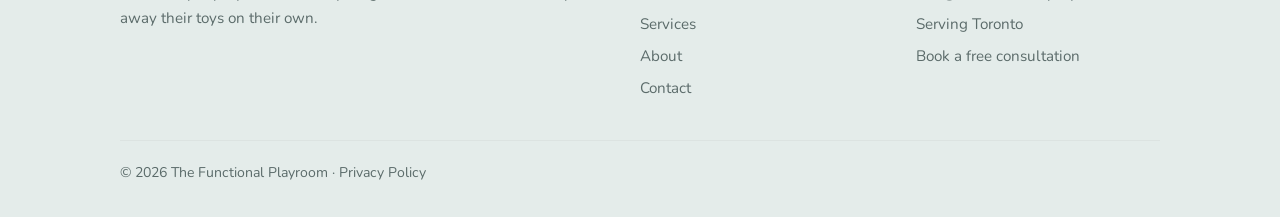
<file: services.html>
<!DOCTYPE html>
<html lang="en">
<head>
  <meta charset="UTF-8">
  <meta name="viewport" content="width=device-width, initial-scale=1">
  <title>Services | The Functional Playroom</title>
  <meta name="description" content="Playroom setups, play corner refreshes, virtual plans, and seasonal refreshes for families with young children.">
  <link rel="preconnect" href="https://fonts.googleapis.com">
  <link rel="preconnect" href="https://fonts.gstatic.com" crossorigin>
  <link href="https://fonts.googleapis.com/css2?family=Outfit:wght@500;600&family=Nunito:wght@400;600;700&display=swap" rel="stylesheet">
  <link rel="stylesheet" href="css/styles.css">
  <link rel="icon" href="data:image/svg+xml,%3Csvg xmlns='http://www.w3.org/2000/svg' viewBox='280 270 520 520'%3E%3Crect x='280' y='270' width='520' height='520' rx='110' fill='%23F6F4F0'/%3E%3Cpath d='M423 745V632a117 117 0 0 1 234 0v113' fill='none' stroke='%236F9A98' stroke-width='44'/%3E%3Cpath d='M476 745V632a64 64 0 0 1 128 0v113' fill='none' stroke='%23EDB9A0' stroke-width='44'/%3E%3Cpath d='M540 322 330 507v231q0 22 22 22h376q22 0 22-22V507Z' fill='none' stroke='%232E4040' stroke-width='40' stroke-linejoin='round'/%3E%3C/svg%3E">
  <link rel="apple-touch-icon" href="images/brand/logo-mark.png">
</head>
<body>
  <a class="skip-link" href="#main">Skip to content</a>

  <!-- ===== HEADER (same on every page) ===== -->
  <header class="site-header">
    <div class="container header-inner">
      <a class="logo" href="index.html" aria-label="The Functional Playroom, home">
        <span class="logo-mark"><svg viewBox="300 290 480 500" aria-hidden="true"><path d="M423 745V632a117 117 0 0 1 234 0v113" fill="none" stroke="#6F9A98" stroke-width="40"/><path d="M476 745V632a64 64 0 0 1 128 0v113" fill="none" stroke="#EDB9A0" stroke-width="40"/><path d="M540 322 330 507v231q0 22 22 22h376q22 0 22-22V507Z" fill="none" stroke="#2E4040" stroke-width="35" stroke-linejoin="round"/></svg></span>
        <span>The Functional<br>Playroom</span>
      </a>
      <nav class="site-nav" aria-label="Main">
        <ul>
          <li><a href="index.html">Home</a></li>
          <li><a href="services.html" aria-current="page">Services</a></li>
          <li><a href="about.html">About</a></li>
          <li><a class="nav-cta" href="contact.html">Free consultation</a></li>
        </ul>
      </nav>
    </div>
  </header>

  <main id="main">

    <section class="page-hero">
      <div class="container">
        <span class="eyebrow">Services</span>
        <h1>Playrooms That Work for Little Hands</h1>
        <p class="lead">Every family and every space is different. Choose the level of help that suits you, or start with a free consultation and we'll figure it out together.</p>
      </div>
    </section>

    <section>
      <div class="container">

        <!-- SERVICE 1 -->
        <article class="service">
          <!-- PHOTO: a hand-drawn layout plan, or a playroom mid-assessment -->
          <div class="service-photo photo-placeholder" role="img" aria-label="Photo coming soon">
            Your photo here:<br>a playroom layout plan
          </div>
          <div>
            <h2>The Playroom Roadmap</h2>
            <p class="lead">Perfect for DIY parents who need an expert game plan to carry out on their own time.</p>
            <p class="service-meta"><strong>Investment:</strong> $250–$350 (flat fee)<br><strong>Available:</strong> in person in Toronto, or virtually anywhere</p>
            <h3>What's Included</h3>
            <ul class="check-list">
              <li>A 1-hour deep dive assessment of your current playroom layout and your family's biggest pain points</li>
              <li>An analysis of your child's specific play habits, attention span, and clean-up struggles</li>
              <li>A customized Functional Layout Plan detailing specific zones (e.g. quiet focus vs. active play)</li>
              <li>A curated Visual Support Guide with recommendations for labels, picture cues, and storage solutions (bins, shelving, etc.)</li>
            </ul>
            <h3>Best For</h3>
            <p>Families looking for professional guidance who prefer to do the sorting and buying themselves.</p>
            <a class="btn" href="contact.html">Book a free consultation</a>
          </div>
        </article>

        <!-- SERVICE 2 -->
        <article class="service reverse">
          <!-- PHOTO: your best finished playroom -->
          <div class="service-photo photo-placeholder tall" role="img" aria-label="Photo coming soon">
            Your photo here:<br>a finished playroom transformation
          </div>
          <div>
            <h2>The Signature Space Transformation</h2>
            <p class="lead">Our signature all-inclusive package, taking you from chaotic clutter to a calm, fully functional room.</p>
            <p class="service-meta"><strong>Investment:</strong> $850–$1,500</p>
            <h3>What's Included</h3>
            <ul class="check-list">
              <li>Everything included in The Playroom Roadmap, plus full hands-on organization</li>
              <li>Complete decluttering and sorting of toys based on frequency of use and developmental milestones</li>
              <li>An easy-to-use Toy Rotation System to reduce overstimulation and increase toy engagement</li>
              <li>Sourcing, purchasing, and installing all storage solutions, bins, and customized visual labels*</li>
              <li>A parent hand-off session to teach you and your child how the new spatial routines work</li>
            </ul>
            <h3>Best For</h3>
            <p>Busy parents who want a turnkey, stress-free transformation completed from start to finish.</p>
            <div class="product-note">
              <p class="fine-print">*The package price covers our design strategy, sorting expertise, and hands-on organizing time. Bins, baskets, and other storage solutions are tailored to your budget and billed separately.</p>
              <ul>
                <li><strong>Your budget, your choice:</strong> before your transformation day, we will set an organizing product budget that you are comfortable with.</li>
                <li><strong>We shop for you:</strong> we source, purchase, and bring all the necessary bins, dividers, and custom visual materials directly to your home.</li>
                <li><strong>Zero hidden fees:</strong> you are only billed for the exact cost of the products used in your completed space. We provide copies of receipts for complete transparency, and we return any unused items at no extra charge to you.</li>
              </ul>
            </div>
            <a class="btn" href="contact.html">Book a free consultation</a>
          </div>
        </article>

        <!-- SERVICE 3 -->
        <article class="service">
          <!-- PHOTO: a toy rotation shelf or a craft/homework station -->
          <div class="service-photo photo-placeholder" role="img" aria-label="Photo coming soon">
            Your photo here:<br>a toy rotation shelf
          </div>
          <div>
            <h2>The Playroom Growth and Maintenance Plan</h2>
            <p class="lead">A seasonal partnership to make sure your playroom grows at the speed of your child.</p>
            <p class="service-meta"><strong>Investment:</strong> $200–$300 per session (billed quarterly), or a discounted annual package of $750/year</p>
            <h3>What's Included</h3>
            <ul class="check-list">
              <li>Quarterly check-ins (4 visits per year) to update the playroom as your child's milestones, interests, and developmental needs shift</li>
              <li>Re-sorting and swapping out toy rotations to keep the space fresh and engaging</li>
              <li>Adjusting the physical environment to support new goals (e.g. moving from toddler play to independent homework and craft stations)</li>
              <li>Routine maintenance and review of visual labels to make sure they still fit your family's daily flow</li>
            </ul>
            <h3>Best For</h3>
            <p>Families wanting long-term support to keep clutter from creeping back as their kids grow.</p>
            <a class="btn" href="contact.html">Book a free consultation</a>
          </div>
        </article>

      </div>
    </section>

    <!-- ===== FAQ ===== -->
    <section class="section section-soft">
      <div class="container">
        <div class="section-intro">
          <span class="eyebrow">Questions</span>
          <h2>Common Questions</h2>
        </div>
        <div class="faq">
          <details>
            <summary>What happens at the free consultation?</summary>
            <p>We have a relaxed conversation (by phone or video) about your space, your family's needs, and what's not working right now. We'll share some first ideas and explain which service fits best. There's no obligation to book.</p>
          </details>
          <details>
            <summary>What ages do you work with?</summary>
            <p>Our focus is young children, from babies through the early school years. The setup changes a lot across these ages, and we plan for where your child is now and what's coming next.</p>
          </details>
          <details>
            <summary>Do I have to get rid of lots of toys?</summary>
            <p>Not at all. Many toys can be stored and rotated rather than donated. You always have the final say on what stays, what's stored, and what goes.</p>
          </details>
          <details>
            <summary>Do I need to buy new storage?</summary>
            <p>Not always. We start with what you already have. With The Playroom Roadmap, we recommend storage and you choose what to buy. With The Signature Space Transformation, we agree on a product budget together first, and you're billed only for the products used, with receipts.</p>
          </details>
          <details>
            <summary>Should my child be home during setup?</summary>
            <p>Usually it's easiest to do the setup while your child is out, then let them discover their "new" playroom. We're happy to work around your family's schedule.</p>
          </details>
          <details>
            <summary>What areas do you serve?</summary>
            <p>We offer in-home services across Toronto, and The Playroom Roadmap is also available virtually, so families anywhere can work with us. Not sure if you're in our area? <a href="contact.html">Book a free consultation</a> and we'll confirm your location and our availability.</p>
          </details>
        </div>
      </div>
    </section>

    <!-- ===== CALL TO ACTION ===== -->
    <section class="container section">
      <div class="cta-band">
        <h2>Not Sure Which Option Is Right?</h2>
        <p>That's exactly what the free consultation is for. Tell us a little about your space and we'll find the best fit.</p>
        <a class="btn" href="contact.html">Book your free consultation</a>
      </div>
    </section>

  </main>

  <!-- ===== FOOTER (same on every page) ===== -->
  <footer class="site-footer">
    <div class="container">
      <div class="footer-grid">
        <div>
          <h3>The Functional Playroom</h3>
          <p>Calm, simple playrooms where young children can find, use, and put away their toys on their own.</p>
        </div>
        <div>
          <h3>Pages</h3>
          <ul>
            <li><a href="index.html">Home</a></li>
            <li><a href="services.html">Services</a></li>
            <li><a href="about.html">About</a></li>
            <li><a href="contact.html">Contact</a></li>
          </ul>
        </div>
        <div>
          <h3>Get in Touch</h3>
          <ul>
            <li><a href="mailto:info@thefunctionalplayroom.com">info@thefunctionalplayroom.com</a></li>
            <li>Serving Toronto</li>
            <li><a href="contact.html">Book a free consultation</a></li>
          </ul>
        </div>
      </div>
      <div class="footer-bottom">
        &copy; 2026 The Functional Playroom &middot; <a href="privacy.html">Privacy Policy</a>
      </div>
    </div>
  </footer>
</body>
</html>
</file>
<file: css/styles.css>
/* =========================================================
   The Functional Playroom — site styles
   ---------------------------------------------------------
   To change the colours across the whole site, edit the
   values in the ":root" block just below. Everything else
   uses these names.
   ========================================================= */

:root {
  /* Brand colours (from the logo) */
  --dark-green: #2e4040;        /* lettering, outlines, buttons */
  --off-white: #f6f4f0;         /* main background */
  --eucalyptus: #6f9a98;        /* outer arch: accents */
  --peach: #edb9a0;             /* inner arch: warm accents */
  --light-eucalyptus: #c9dad8;  /* panels and highlights */

  /* Supporting shades of the brand colours */
  --white: #ffffff;             /* cards */
  --mist: #e4ecea;              /* soft section background */
  --eucalyptus-deep: #4a7371;   /* links and small coloured text (readable) */
  --peach-light: #f8e4da;       /* photo placeholders */
  --button-hover: #415858;      /* button hover */
  --text: var(--dark-green);    /* body text */
  --text-soft: #5b6b6a;         /* secondary text */
  --border: #dce3e1;

  --radius: 18px;
  --shadow: 0 6px 24px rgba(46, 64, 64, 0.07);
  --max-width: 1080px;

  --font-body: "Nunito", "Segoe UI", Helvetica, Arial, sans-serif;
  --font-heading: "Outfit", "Nunito", "Segoe UI", Helvetica, Arial, sans-serif;
}

/* ---------- Basics ---------- */

*,
*::before,
*::after {
  box-sizing: border-box;
}


body {
  margin: 0;
  background: var(--off-white);
  color: var(--text);
  font-family: var(--font-body);
  font-size: 1.0625rem;
  line-height: 1.7;
  -webkit-font-smoothing: antialiased;
}

img {
  max-width: 100%;
  height: auto;
  display: block;
  border-radius: var(--radius);
}

h1,
h2,
h3 {
  font-family: var(--font-heading);
  font-weight: 600;
  line-height: 1.2;
  letter-spacing: -0.01em;
  color: var(--text);
  margin: 0 0 0.6em;
}

h1 { font-size: clamp(2rem, 5vw, 3rem); }
h2 { font-size: clamp(1.6rem, 3.5vw, 2.2rem); }
h3 { font-size: 1.3rem; }

p { margin: 0 0 1.1em; }

a {
  color: var(--eucalyptus-deep);
  text-underline-offset: 3px;
}

a:hover { color: var(--text); }

:focus-visible {
  outline: 3px solid var(--eucalyptus-deep);
  outline-offset: 3px;
}

.container {
  width: 100%;
  max-width: var(--max-width);
  margin: 0 auto;
  padding: 0 20px;
}

.skip-link {
  position: absolute;
  left: -999px;
  top: 8px;
  background: var(--white);
  padding: 8px 14px;
  border-radius: 8px;
  z-index: 100;
}

.skip-link:focus { left: 8px; }

/* ---------- Header & navigation ---------- */

.site-header {
  background: var(--off-white);
  border-bottom: 1px solid var(--border);
  position: sticky;
  top: 0;
  z-index: 50;
}

.header-inner {
  display: flex;
  align-items: center;
  justify-content: space-between;
  gap: 16px;
  padding-top: 16px;
  padding-bottom: 16px;
  flex-wrap: wrap;
}

.logo {
  font-family: var(--font-heading);
  font-weight: 600;
  font-size: 1.3rem;
  line-height: 1.05;
  color: var(--dark-green);
  text-decoration: none;
  display: flex;
  align-items: center;
  gap: 12px;
}

.logo-mark {
  width: 46px;
  height: 46px;
  flex-shrink: 0;
}

.logo-mark svg {
  width: 100%;
  height: 100%;
  display: block;
}

.site-nav ul {
  list-style: none;
  margin: 0;
  padding: 0;
  display: flex;
  flex-wrap: wrap;
  align-items: center;
  gap: 4px 6px;
}

.site-nav a {
  text-decoration: none;
  color: var(--text);
  padding: 8px 12px;
  border-radius: 999px;
  font-weight: 600;
  font-size: 0.98rem;
}

.site-nav a:hover { background: var(--mist); }

.site-nav a[aria-current="page"] {
  background: var(--light-eucalyptus);
  color: var(--dark-green);
}

.site-nav .nav-cta {
  background: var(--dark-green);
  color: var(--off-white);
}

.site-nav .nav-cta:hover,
.site-nav .nav-cta[aria-current="page"] {
  background: var(--button-hover);
  color: var(--off-white);
}

/* ---------- Buttons ---------- */

.btn {
  display: inline-block;
  background: var(--dark-green);
  color: var(--off-white);
  font-family: var(--font-body);
  font-weight: 700;
  font-size: 1.05rem;
  padding: 14px 28px;
  border-radius: 999px;
  border: 2px solid var(--dark-green);
  text-decoration: none;
  cursor: pointer;
  transition: background 0.2s ease, border-color 0.2s ease;
}

.btn:hover {
  background: var(--button-hover);
  border-color: var(--button-hover);
  color: var(--off-white);
}

.btn-outline {
  background: transparent;
  color: var(--dark-green);
  border-color: var(--eucalyptus);
}

.btn-outline:hover {
  background: var(--light-eucalyptus);
  color: var(--dark-green);
  border-color: var(--eucalyptus);
}

.btn-row {
  display: flex;
  flex-wrap: wrap;
  gap: 12px;
  margin-top: 8px;
}

/* ---------- Sections ---------- */

.section {
  padding: 72px 0;
}

.section-soft { background: var(--mist); }
.section-sage { background: var(--light-eucalyptus); }

.section-intro {
  max-width: 680px;
  margin: 0 auto 40px;
  text-align: center;
}

.eyebrow {
  display: inline-block;
  font-size: 0.85rem;
  font-weight: 700;
  letter-spacing: 0.08em;
  text-transform: uppercase;
  color: var(--eucalyptus-deep);
  margin-bottom: 10px;
}

.lead {
  font-size: 1.2rem;
  color: var(--text-soft);
}

/* ---------- Hero ---------- */

.hero {
  padding: 64px 0 72px;
}

.hero-grid {
  display: grid;
  grid-template-columns: 1.05fr 1fr;
  gap: 48px;
  align-items: center;
}

.page-hero {
  padding: 56px 0 40px;
  text-align: center;
}

.page-hero .lead {
  max-width: 640px;
  margin: 0 auto;
}

/* ---------- Photo placeholders ---------- */
/* Replace each <div class="photo-placeholder"> with an
   <img src="images/your-photo.jpg" alt="description">
   when your photos are ready. See README.md. */

.photo-placeholder {
  background: repeating-linear-gradient(
      45deg,
      var(--peach-light),
      var(--peach-light) 12px,
      #fbefe9 12px,
      #fbefe9 24px
    );
  border: 2px dashed var(--peach);
  border-radius: var(--radius);
  color: var(--text-soft);
  display: flex;
  flex-direction: column;
  align-items: center;
  justify-content: center;
  text-align: center;
  padding: 24px;
  min-height: 260px;
  font-weight: 600;
  font-size: 0.95rem;
}

.photo-placeholder::before {
  content: "";
  width: 44px;
  height: 44px;
  margin-bottom: 10px;
  background: no-repeat center / contain
    url("data:image/svg+xml,%3Csvg xmlns='http://www.w3.org/2000/svg' viewBox='0 0 24 24' fill='none' stroke='%236f9a98' stroke-width='1.6' stroke-linecap='round' stroke-linejoin='round'%3E%3Crect x='3' y='5' width='18' height='14' rx='2'/%3E%3Ccircle cx='12' cy='12' r='3.5'/%3E%3Cpath d='M8 5l1.5-2h5L16 5'/%3E%3C/svg%3E");
}

.photo-placeholder.tall { min-height: 420px; }
.photo-placeholder.short { min-height: 200px; }

/* ---------- Cards & grids ---------- */

.grid-3 {
  display: grid;
  grid-template-columns: repeat(3, 1fr);
  gap: 24px;
}

.grid-2 {
  display: grid;
  grid-template-columns: repeat(2, 1fr);
  gap: 48px;
  align-items: center;
}

.card {
  background: var(--white);
  border: 1px solid var(--border);
  border-radius: var(--radius);
  padding: 30px 28px;
  box-shadow: var(--shadow);
}

.card h3 { margin-bottom: 0.4em; }
.card p:last-child { margin-bottom: 0; }

.icon-circle {
  width: 52px;
  height: 52px;
  border-radius: 50%;
  background: var(--light-eucalyptus);
  display: grid;
  place-items: center;
  margin-bottom: 16px;
}

.icon-circle svg {
  width: 26px;
  height: 26px;
  stroke: var(--eucalyptus-deep);
}

.check-list {
  list-style: none;
  padding: 0;
  margin: 0 0 1.2em;
}

.check-list li {
  position: relative;
  padding-left: 32px;
  margin-bottom: 10px;
}

.check-list li::before {
  content: "";
  position: absolute;
  left: 0;
  top: 0.45em;
  width: 18px;
  height: 18px;
  border-radius: 50%;
  background: var(--light-eucalyptus)
    url("data:image/svg+xml,%3Csvg xmlns='http://www.w3.org/2000/svg' viewBox='0 0 24 24' fill='none' stroke='%232e4040' stroke-width='3' stroke-linecap='round' stroke-linejoin='round'%3E%3Cpath d='M6 12l4 4 8-8'/%3E%3C/svg%3E")
    no-repeat center / 12px;
}

/* ---------- Steps ---------- */

.steps {
  list-style: none;
  padding: 0;
  margin: 0;
  display: grid;
  grid-template-columns: repeat(4, 1fr);
  gap: 24px;
  counter-reset: step;
}

.steps li {
  counter-increment: step;
  background: var(--white);
  border-radius: var(--radius);
  padding: 28px 24px;
  border: 1px solid var(--border);
}

.steps li::before {
  content: counter(step);
  display: grid;
  place-items: center;
  width: 40px;
  height: 40px;
  border-radius: 50%;
  background: var(--peach);
  color: var(--dark-green);
  font-family: var(--font-heading);
  font-size: 1.2rem;
  margin-bottom: 14px;
}

.steps h3 { font-size: 1.15rem; }
.steps p { margin: 0; color: var(--text-soft); font-size: 0.98rem; }

/* ---------- Services page ---------- */

.service {
  display: grid;
  grid-template-columns: 1fr 1fr;
  gap: 48px;
  align-items: center;
  padding: 48px 0;
  border-bottom: 1px solid var(--border);
}

.service:last-child { border-bottom: 0; }

.service.reverse .service-photo { order: 2; }

.service-meta {
  font-size: 0.95rem;
  color: var(--text-soft);
  background: var(--mist);
  border-radius: 12px;
  padding: 12px 16px;
  margin-bottom: 1.2em;
}

/* ---------- FAQ ---------- */

.faq {
  max-width: 760px;
  margin: 0 auto;
}

.faq details {
  background: var(--white);
  border: 1px solid var(--border);
  border-radius: 14px;
  padding: 18px 22px;
  margin-bottom: 12px;
}

.faq summary {
  cursor: pointer;
  font-weight: 700;
  list-style: none;
  position: relative;
  padding-right: 28px;
}

.faq summary::-webkit-details-marker { display: none; }

.faq summary::after {
  content: "+";
  position: absolute;
  right: 0;
  top: -2px;
  font-size: 1.4rem;
  color: var(--eucalyptus-deep);
}

.faq details[open] summary::after { content: "–"; }

.faq details p {
  margin: 12px 0 0;
  color: var(--text-soft);
}

/* ---------- Call-to-action band ---------- */

.cta-band {
  background: var(--light-eucalyptus);
  border-radius: 28px;
  padding: 56px 32px;
  text-align: center;
}

.cta-band p {
  max-width: 560px;
  margin: 0 auto 24px;
  color: var(--text-soft);
}

/* ---------- Contact form ---------- */

.contact-grid {
  display: grid;
  grid-template-columns: 1.4fr 1fr;
  gap: 40px;
  align-items: start;
}

.form-card {
  background: var(--white);
  border: 1px solid var(--border);
  border-radius: var(--radius);
  padding: 32px;
  box-shadow: var(--shadow);
}

.form-row {
  display: grid;
  grid-template-columns: 1fr 1fr;
  gap: 16px;
}

.field { margin-bottom: 18px; }

.field label,
.field legend {
  display: block;
  font-weight: 700;
  margin-bottom: 6px;
  font-size: 0.98rem;
}

.field .optional {
  font-weight: 400;
  color: var(--text-soft);
  font-size: 0.9rem;
}

.field input[type="text"],
.field input[type="email"],
.field input[type="tel"],
.field select,
.field textarea {
  width: 100%;
  font: inherit;
  font-size: 1rem; /* 16px+ stops phones from zooming in */
  color: var(--text);
  background: var(--off-white);
  border: 1.5px solid var(--border);
  border-radius: 12px;
  padding: 12px 14px;
}

.field textarea {
  min-height: 140px;
  resize: vertical;
}

.field input:focus,
.field select:focus,
.field textarea:focus {
  outline: none;
  border-color: var(--eucalyptus);
  background: var(--white);
  box-shadow: 0 0 0 3px var(--light-eucalyptus);
}

fieldset.field {
  border: 0;
  padding: 0;
  margin: 0 0 18px;
}

.choice {
  display: flex;
  align-items: flex-start;
  gap: 10px;
  margin-bottom: 8px;
  font-weight: 400;
}

.choice input {
  margin-top: 6px;
  width: 18px;
  height: 18px;
  accent-color: var(--dark-green);
  flex-shrink: 0;
}

.inline-choices {
  display: flex;
  flex-wrap: wrap;
  gap: 4px 24px;
}

.form-note {
  font-size: 0.9rem;
  color: var(--text-soft);
  margin-top: 14px;
}

.hidden-field {
  position: absolute;
  left: -5000px;
}

.contact-aside .card { margin-bottom: 20px; }

/* ---------- Simple text pages (privacy) ---------- */

.prose {
  max-width: 760px;
  margin: 0 auto;
}

.prose h2 {
  font-size: 1.5rem;
  margin-top: 2em;
}

.prose ul { padding-left: 1.3em; }
.prose li { margin-bottom: 0.4em; }

.notice {
  background: var(--peach-light);
  border-radius: 14px;
  padding: 16px 20px;
  font-size: 0.95rem;
}

/* ---------- Footer ---------- */

.site-footer {
  background: var(--mist);
  padding: 48px 0 32px;
  margin-top: 72px;
  font-size: 0.95rem;
  color: var(--text-soft);
}

.footer-grid {
  display: grid;
  grid-template-columns: 2fr 1fr 1fr;
  gap: 32px;
}

.site-footer h3 {
  font-family: var(--font-body);
  font-size: 0.95rem;
  font-weight: 700;
  text-transform: uppercase;
  letter-spacing: 0.06em;
  color: var(--text);
}

.site-footer ul {
  list-style: none;
  padding: 0;
  margin: 0;
}

.site-footer li { margin-bottom: 6px; }

.site-footer a {
  color: var(--text-soft);
  text-decoration: none;
}

.site-footer a:hover {
  color: var(--text);
  text-decoration: underline;
}

.footer-bottom {
  border-top: 1px solid var(--border);
  margin-top: 32px;
  padding-top: 20px;
  font-size: 0.88rem;
}

/* ---------- Helpers ---------- */

.text-center { text-align: center; }
.mt-0 { margin-top: 0; }
.mb-0 { margin-bottom: 0; }

/* =========================================================
   Tablets and phones
   ========================================================= */

@media (max-width: 900px) {
  .steps { grid-template-columns: repeat(2, 1fr); }
  .grid-3 { grid-template-columns: 1fr 1fr; }
  .contact-grid { grid-template-columns: 1fr; }
  .footer-grid { grid-template-columns: 1fr 1fr; }
  .footer-grid > :first-child { grid-column: 1 / -1; }
}

@media (max-width: 720px) {
  body { font-size: 1rem; }

  .header-inner {
    flex-direction: column;
    align-items: center;
    padding-top: 12px;
    padding-bottom: 10px;
    gap: 8px;
  }

  .site-header { position: static; }

  .site-nav ul { justify-content: center; }
  .site-nav a { padding: 6px 10px; font-size: 0.95rem; }

  .section { padding: 52px 0; }
  .hero { padding: 36px 0 52px; }
  .page-hero { padding: 40px 0 24px; }

  .hero-grid,
  .grid-2,
  .grid-3,
  .service,
  .form-row {
    grid-template-columns: 1fr;
    gap: 28px;
  }

  .form-row { gap: 0; }

  /* On phones, show the photo above the text for every service */
  .service.reverse .service-photo { order: 0; }

  .steps { grid-template-columns: 1fr; }

  .photo-placeholder { min-height: 220px; }
  .photo-placeholder.tall { min-height: 300px; }

  .btn { width: 100%; text-align: center; }
  .btn-row { flex-direction: column; }

  .form-card { padding: 22px 18px; }
  .cta-band { padding: 40px 20px; border-radius: 20px; }

  .footer-grid { grid-template-columns: 1fr; }
}

/* ---------- Service details (added) ---------- */

.service h3 {
  font-size: 1.1rem;
  margin-top: 1.4em;
}

.service .lead {
  font-size: 1.1rem;
}

.product-note {
  background: var(--mist);
  border-radius: 14px;
  padding: 18px 20px;
  margin: 0 0 1.4em;
  font-size: 0.92rem;
  color: var(--text-soft);
}

.product-note ul {
  margin: 0;
  padding-left: 1.2em;
}

.product-note li { margin-bottom: 0.5em; }
.product-note li:last-child { margin-bottom: 0; }
.fine-print { margin-bottom: 0.8em; }
</file>
